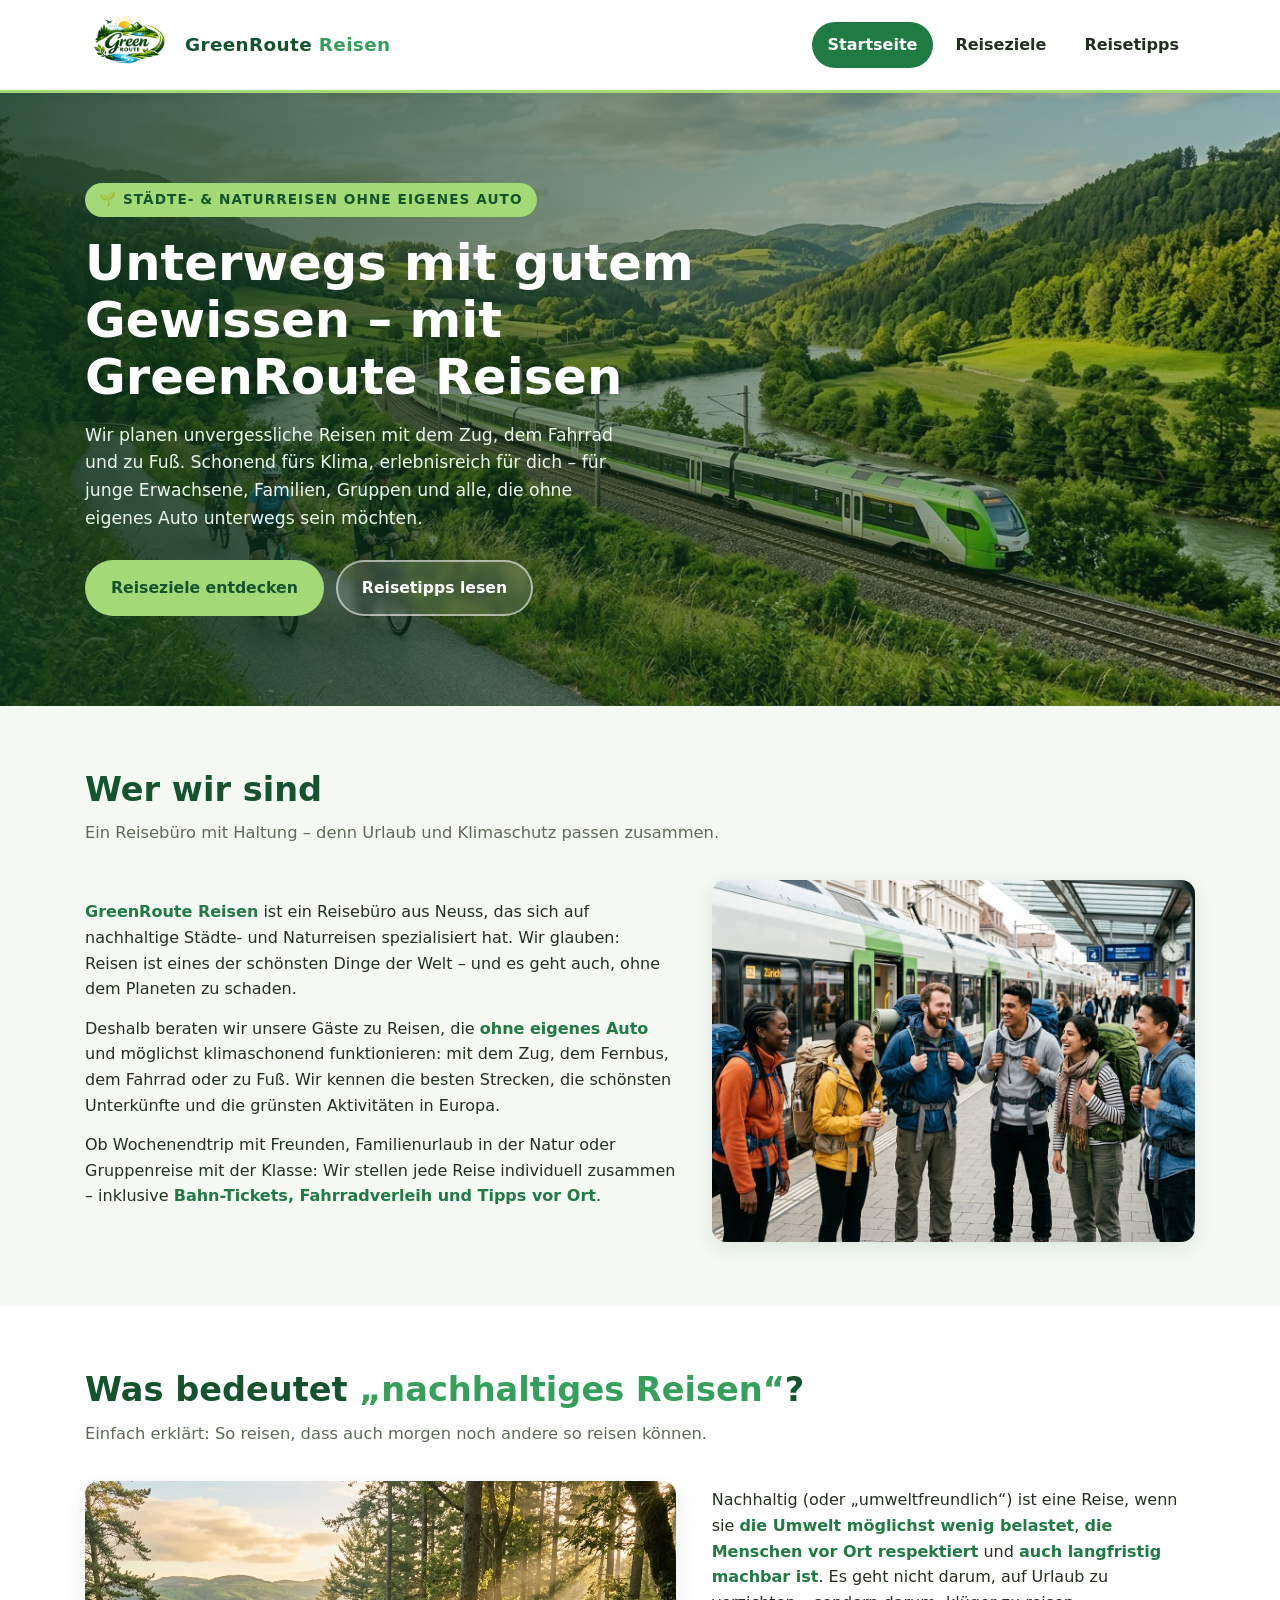
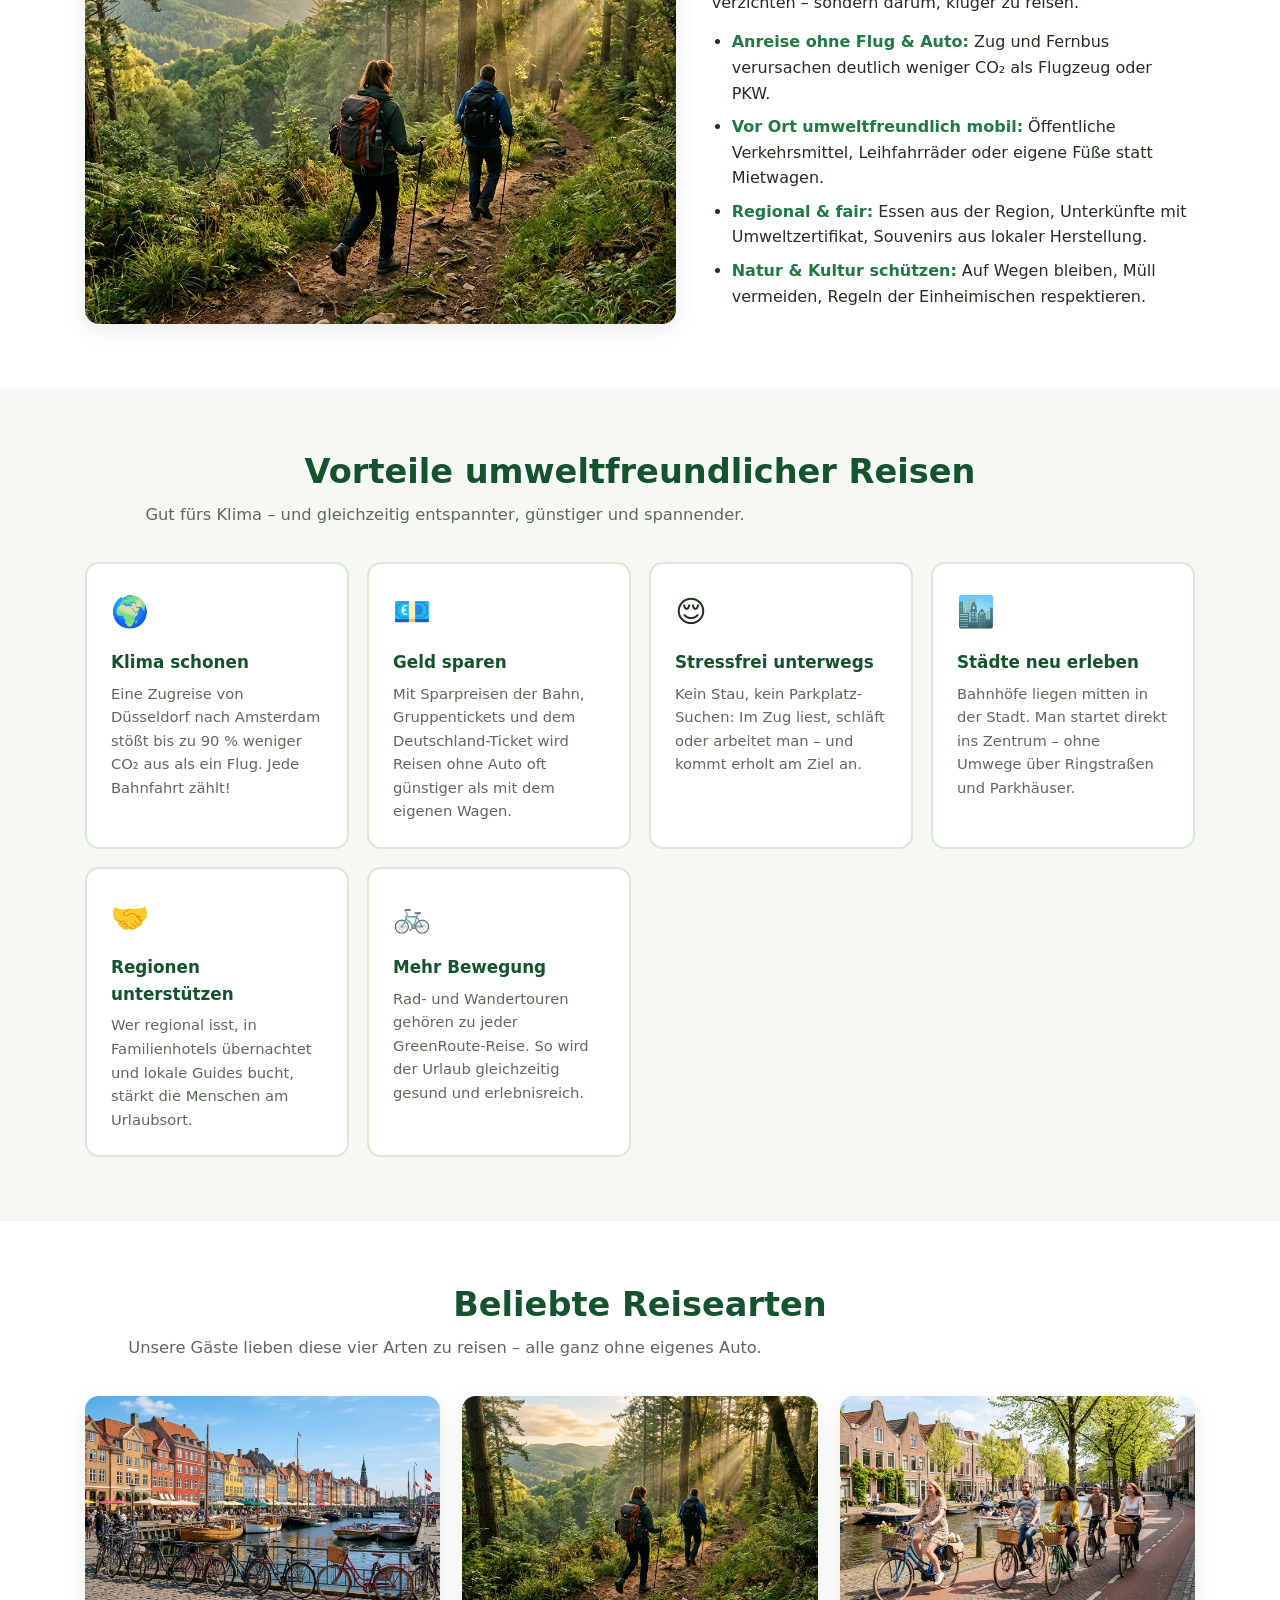
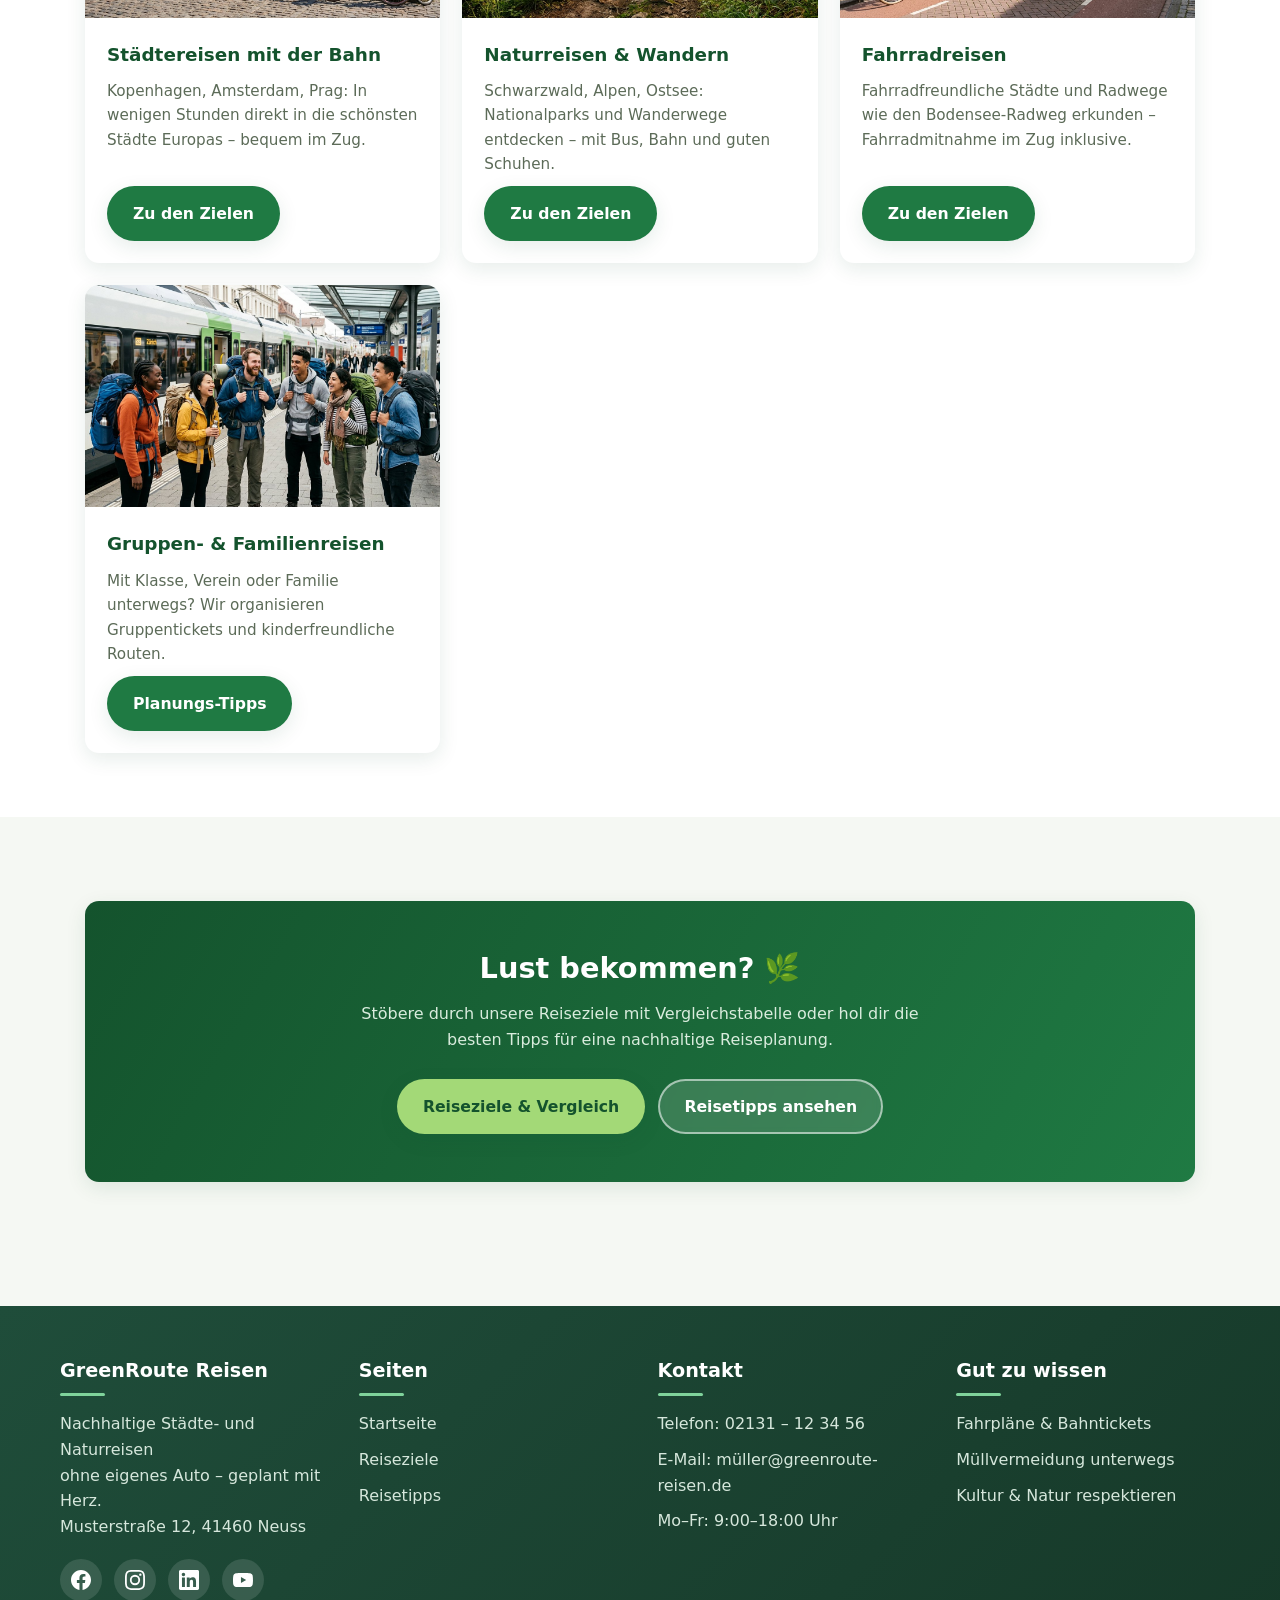
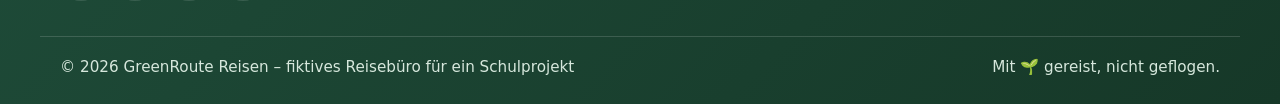
<file: index.html>
<!DOCTYPE html>
<html lang="de">
<head>
  <meta charset="UTF-8">
  <meta name="viewport" content="width=device-width, initial-scale=1.0">
  <title>GreenRoute Reisen – Nachhaltig reisen mit Bus &amp; Bahn</title>
  <meta name="description" content="GreenRoute Reisen plant nachhaltige Städte- und Naturreisen ohne eigenes Auto. Entdecke umweltfreundliche Reiseziele in Europa – mit dem Zug, dem Fahrrad und dem Herzen.">
  <link rel="stylesheet" href="css/style.css">
</head>
<body>

  <a class="skip-link" href="#inhalt">Zum Inhalt springen</a>

  
  <header class="site-header">
    <div class="nav-container">
      <a href="index.html" class="logo" aria-label="GreenRoute Reisen – Startseite">
        <img src="images/Logo.webp" 
           alt="GreenRoute Reisen Logo" 
           class="logo-img">
        <span>GreenRoute <em>Reisen</em></span>
      </a>

      <button class="nav-toggle" id="nav-toggle" aria-label="Menü öffnen" aria-expanded="false" aria-controls="main-nav">
        <svg width="30" height="30" viewBox="0 0 24 24" fill="none" stroke="#14532d" stroke-width="2.4" stroke-linecap="round" aria-hidden="true">
          <line x1="3" y1="6" x2="21" y2="6"></line>
          <line x1="3" y1="12" x2="21" y2="12"></line>
          <line x1="3" y1="18" x2="21" y2="18"></line>
        </svg>
      </button>

      <nav class="main-nav" id="main-nav" aria-label="Hauptnavigation">
        <ul>
          <li><a href="index.html" class="aktiv" aria-current="page">Startseite</a></li>
          <li><a href="reiseziele.html">Reiseziele</a></li>
          <li><a href="reisetipps.html">Reisetipps</a></li>
        </ul>
      </nav>
    </div>
  </header>

  <main id="inhalt">

  
    <section class="hero">
      <img src="images/hero.jpg" alt="Grüner Intercity-Zug fährt durch ein sonniges Flusstal, im Vordergrund ein Radweg">
      <div class="hero-inhalt">
        <span class="hero-kicker">🌱 Städte- &amp; Naturreisen ohne eigenes Auto</span>
        <h1>Unterwegs mit gutem Gewissen – mit GreenRoute Reisen</h1>
        <p>Wir planen unvergessliche Reisen mit dem Zug, dem Fahrrad und zu Fuß. Schonend fürs Klima, erlebnisreich für dich – für junge Erwachsene, Familien, Gruppen und alle, die ohne eigenes Auto unterwegs sein möchten.</p>
        <div class="hero-aktionen">
          <a href="reiseziele.html" class="btn btn-primaer">Reiseziele entdecken</a>
          <a href="reisetipps.html" class="btn btn-hell">Reisetipps lesen</a>
        </div>
      </div>
    </section>

    
    <section class="section" id="ueber-uns">
      <div class="container">
        <h2 class="section-titel">Wer wir sind</h2>
        <p class="section-untertitel">Ein Reisebüro mit Haltung – denn Urlaub und Klimaschutz passen zusammen.</p>

        <div class="erklaerung">
          <div>
            <p><strong>GreenRoute Reisen</strong> ist ein Reisebüro aus Neuss, das sich auf nachhaltige Städte- und Naturreisen spezialisiert hat. Wir glauben: Reisen ist eines der schönsten Dinge der Welt – und es geht auch, ohne dem Planeten zu schaden.</p>
            <p>Deshalb beraten wir unsere Gäste zu Reisen, die <strong>ohne eigenes Auto</strong> und möglichst klimaschonend funktionieren: mit dem Zug, dem Fernbus, dem Fahrrad oder zu Fuß. Wir kennen die besten Strecken, die schönsten Unterkünfte und die grünsten Aktivitäten in Europa.</p>
            <p>Ob Wochenendtrip mit Freunden, Familienurlaub in der Natur oder Gruppenreise mit der Klasse: Wir stellen jede Reise individuell zusammen – inklusive <strong>Bahn-Tickets, Fahrradverleih und Tipps vor Ort</strong>.</p>
          </div>
          <img src="images/gruppe.jpg" alt="Junge Reisende mit Rucksäcken stehen lachend auf einem Bahnsteig neben einem Regionalzug">
        </div>
      </div>
    </section>

  
    <section class="section section-hell" id="nachhaltigkeit">
      <div class="container">
        <h2 class="section-titel">Was bedeutet <span class="gruen">„nachhaltiges Reisen“</span>?</h2>
        <p class="section-untertitel">Einfach erklärt: So reisen, dass auch morgen noch andere so reisen können.</p>

        <div class="erklaerung">
          <img src="images/natur.jpg" alt="Wanderer mit Rucksäcken gehen durch einen sonnigen Waldweg">
          <div>
            <p>Nachhaltig (oder „umweltfreundlich“) ist eine Reise, wenn sie <strong>die Umwelt möglichst wenig belastet</strong>, <strong>die Menschen vor Ort respektiert</strong> und <strong>auch langfristig machbar ist</strong>. Es geht nicht darum, auf Urlaub zu verzichten – sondern darum, klüger zu reisen.</p>
            <ul>
              <li><strong>Anreise ohne Flug &amp; Auto:</strong> Zug und Fernbus verursachen deutlich weniger CO₂ als Flugzeug oder PKW.</li>
              <li><strong>Vor Ort umweltfreundlich mobil:</strong> Öffentliche Verkehrsmittel, Leihfahrräder oder eigene Füße statt Mietwagen.</li>
              <li><strong>Regional &amp; fair:</strong> Essen aus der Region, Unterkünfte mit Umweltzertifikat, Souvenirs aus lokaler Herstellung.</li>
              <li><strong>Natur &amp; Kultur schützen:</strong> Auf Wegen bleiben, Müll vermeiden, Regeln der Einheimischen respektieren.</li>
            </ul>
          </div>
        </div>
      </div>
    </section>

    
    <section class="section" id="vorteile">
      <div class="container">
        <h2 class="section-titel zentriert">Vorteile umweltfreundlicher Reisen</h2>
        <p class="section-untertitel zentriert">Gut fürs Klima – und gleichzeitig entspannter, günstiger und spannender.</p>

        <div class="vorteile-grid">
          <article class="vorteil">
            <span class="icon" aria-hidden="true">🌍</span>
            <h3>Klima schonen</h3>
            <p>Eine Zugreise von Düsseldorf nach Amsterdam stößt bis zu 90&nbsp;% weniger CO₂ aus als ein Flug. Jede Bahnfahrt zählt!</p>
          </article>
          <article class="vorteil">
            <span class="icon" aria-hidden="true">💶</span>
            <h3>Geld sparen</h3>
            <p>Mit Sparpreisen der Bahn, Gruppentickets und dem Deutschland-Ticket wird Reisen ohne Auto oft günstiger als mit dem eigenen Wagen.</p>
          </article>
          <article class="vorteil">
            <span class="icon" aria-hidden="true">😌</span>
            <h3>Stressfrei unterwegs</h3>
            <p>Kein Stau, kein Parkplatz-Suchen: Im Zug liest, schläft oder arbeitet man – und kommt erholt am Ziel an.</p>
          </article>
          <article class="vorteil">
            <span class="icon" aria-hidden="true">🏙️</span>
            <h3>Städte neu erleben</h3>
            <p>Bahnhöfe liegen mitten in der Stadt. Man startet direkt ins Zentrum – ohne Umwege über Ringstraßen und Parkhäuser.</p>
          </article>
          <article class="vorteil">
            <span class="icon" aria-hidden="true">🤝</span>
            <h3>Regionen unterstützen</h3>
            <p>Wer regional isst, in Familienhotels übernachtet und lokale Guides bucht, stärkt die Menschen am Urlaubsort.</p>
          </article>
          <article class="vorteil">
            <span class="icon" aria-hidden="true">🚲</span>
            <h3>Mehr Bewegung</h3>
            <p>Rad- und Wandertouren gehören zu jeder GreenRoute-Reise. So wird der Urlaub gleichzeitig gesund und erlebnisreich.</p>
          </article>
        </div>
      </div>
    </section>

    
    <section class="section section-hell" id="reisearten">
      <div class="container">
        <h2 class="section-titel zentriert">Beliebte Reisearten</h2>
        <p class="section-untertitel zentriert">Unsere Gäste lieben diese vier Arten zu reisen – alle ganz ohne eigenes Auto.</p>

        <div class="grid grid-3">
          <article class="karte">
            <img src="images/kopenhagen.jpg" alt="Bunte Häuser am Nyhavn-Kanal in Kopenhagen">
            <div class="karte-inhalt">
              <h3>Städtereisen mit der Bahn</h3>
              <p>Kopenhagen, Amsterdam, Prag: In wenigen Stunden direkt in die schönsten Städte Europas – bequem im Zug.</p>
              <a href="reiseziele.html" class="btn btn-gruen">Zu den Zielen</a>
            </div>
          </article>
          <article class="karte">
            <img src="images/natur.jpg" alt="Waldweg mit Wanderern in grüner Landschaft">
            <div class="karte-inhalt">
              <h3>Naturreisen &amp; Wandern</h3>
              <p>Schwarzwald, Alpen, Ostsee: Nationalparks und Wanderwege entdecken – mit Bus, Bahn und guten Schuhen.</p>
              <a href="reiseziele.html" class="btn btn-gruen">Zu den Zielen</a>
            </div>
          </article>
          <article class="karte">
            <img src="images/fahrrad.jpg" alt="Junge Leute radeln gemeinsam auf einem Radweg durch die Stadt">
            <div class="karte-inhalt">
              <h3>Fahrradreisen</h3>
              <p>Fahrradfreundliche Städte und Radwege wie den Bodensee-Radweg erkunden – Fahrradmitnahme im Zug inklusive.</p>
              <a href="reiseziele.html" class="btn btn-gruen">Zu den Zielen</a>
            </div>
          </article>
          <article class="karte">
            <img src="images/gruppe.jpg" alt="Reisegruppe mit Rucksäcken auf dem Bahnsteig">
            <div class="karte-inhalt">
              <h3>Gruppen- &amp; Familienreisen</h3>
              <p>Mit Klasse, Verein oder Familie unterwegs? Wir organisieren Gruppentickets und kinderfreundliche Routen.</p>
              <a href="reisetipps.html" class="btn btn-gruen">Planungs-Tipps</a>
            </div>
          </article>
        </div>
      </div>
    </section>

    
    <section class="section">
      <div class="container">
        <div class="cta-banner">
          <h2>Lust bekommen? 🌿</h2>
          <p>Stöbere durch unsere Reiseziele mit Vergleichstabelle oder hol dir die besten Tipps für eine nachhaltige Reiseplanung.</p>
          <a href="reiseziele.html" class="btn btn-primaer">Reiseziele &amp; Vergleich</a>
          <a href="reisetipps.html" class="btn btn-hell">Reisetipps ansehen</a>
        </div>
      </div>
    </section>

  </main>

  <footer class="site-footer">
  <div class="footer-inhalt">
    <div>
      <h3>GreenRoute Reisen</h3>
      <p>
        Nachhaltige Städte- und Naturreisen<br>
        ohne eigenes Auto – geplant mit Herz.<br>
        Musterstraße 12, 41460 Neuss
      </p>

      
      <div class="social-icons">
        <a href="https://facebook.com" target="_blank" rel="noopener" aria-label="Facebook">
          <svg viewBox="0 0 24 24" fill="currentColor">
            <path d="M24 12.073c0-6.627-5.373-12-12-12S0 5.446 0 12.073c0 5.99 4.388 10.954 10.125 11.854v-8.385H7.078v-3.47h3.047V9.43c0-3.007 1.792-4.669 4.533-4.669 1.312 0 2.686.235 2.686.235v2.953H15.83c-1.491 0-1.956.925-1.956 1.874v2.25h3.328l-.532 3.47h-2.796v8.385C19.612 23.027 24 18.062 24 12.073z"/>
          </svg>
        </a>

        <a href="https://instagram.com" target="_blank" rel="noopener" aria-label="Instagram">
          <svg viewBox="0 0 24 24" fill="currentColor">
            <path d="M12 2.163c3.204 0 3.584.012 4.85.07 3.252.148 4.771 1.691 4.919 4.919.058 1.265.069 1.645.069 4.849 0 3.205-.012 3.584-.069 4.849-.149 3.225-1.664 4.771-4.919 4.919-1.266.058-1.644.07-4.85.07-3.204 0-3.584-.012-4.849-.07-3.26-.149-4.771-1.699-4.919-4.92-.058-1.265-.07-1.644-.07-4.849 0-3.204.013-3.583.07-4.849.149-3.227 1.664-4.771 4.919-4.919 1.266-.057 1.645-.069 4.849-.069zM12 0C8.741 0 8.333.014 7.053.072 2.695.272.273 2.69.073 7.052.014 8.333 0 8.741 0 12c0 3.259.014 3.668.072 4.948.2 4.358 2.618 6.78 6.98 6.98C8.333 23.986 8.741 24 12 24c3.259 0 3.668-.014 4.948-.072 4.354-.2 6.782-2.618 6.979-6.98.059-1.28.073-1.689.073-4.948 0-3.259-.014-3.667-.072-4.947-.196-4.354-2.617-6.78-6.979-6.98C15.668.014 15.259 0 12 0zm0 5.838a6.162 6.162 0 100 12.324 6.162 6.162 0 000-12.324zM12 16a4 4 0 110-8 4 4 0 010 8zm6.406-11.845a1.44 1.44 0 100 2.881 1.44 1.44 0 000-2.881z"/>
          </svg>
        </a>

        <a href="https://linkedin.com" target="_blank" rel="noopener" aria-label="LinkedIn">
          <svg viewBox="0 0 24 24" fill="currentColor">
            <path d="M20.447 20.452h-3.554v-5.569c0-1.328-.027-3.037-1.852-3.037-1.853 0-2.136 1.445-2.136 2.939v5.667H9.351V9h3.414v1.561h.046c.477-.9 1.637-1.85 3.37-1.85 3.601 0 4.267 2.37 4.267 5.455v6.286zM5.337 7.433c-1.144 0-2.063-.926-2.063-2.065 0-1.138.92-2.063 2.063-2.063 1.14 0 2.064.925 2.064 2.063 0 1.139-.925 2.065-2.064 2.065zm1.782 13.019H3.555V9h3.564v11.452zM22.225 0H1.771C.792 0 0 .774 0 1.729v20.542C0 23.227.792 24 1.771 24h20.451C23.2 24 24 23.227 24 22.271V1.729C24 .774 23.2 0 22.222 0h.003z"/>
          </svg>
        </a>

        <a href="https://youtube.com" target="_blank" rel="noopener" aria-label="YouTube">
          <svg viewBox="0 0 24 24" fill="currentColor">
            <path d="M23.498 6.186a3.016 3.016 0 0 0-2.122-2.136C19.505 3.545 12 3.545 12 3.545s-7.505 0-9.377.505A3.017 3.017 0 0 0 .502 6.186C0 8.07 0 12 0 12s0 3.93.502 5.814a3.016 3.016 0 0 0 2.122 2.136c1.871.505 9.376.505 9.376.505s7.505 0 9.377-.505a3.015 3.015 0 0 0 2.122-2.136C24 15.93 24 12 24 12s0-3.93-.502-5.814zM9.545 15.568V8.432L15.818 12l-6.273 3.568z"/>
          </svg>
        </a>
      </div>
    </div>

    <div>
      <h3>Seiten</h3>
      <ul>
        <li><a href="index.html">Startseite</a></li>
        <li><a href="reiseziele.html">Reiseziele</a></li>
        <li><a href="reisetipps.html">Reisetipps</a></li>
      </ul>
    </div>

    <div>
      <h3>Kontakt</h3>
      <ul>
        <li>Telefon: 02131 – 12 34 56</li>
        <li>E-Mail: müller@greenroute-reisen.de</li>
        <li>Mo–Fr: 9:00–18:00 Uhr</li>
      </ul>
    </div>

    <div>
      <h3>Gut zu wissen</h3>
      <ul>
        <li><a href="reisetipps.html#oeffentliche-verkehrsmittel">Fahrpläne &amp; Bahntickets</a></li>
        <li><a href="reisetipps.html#muellvermeidung">Müllvermeidung unterwegs</a></li>
        <li><a href="reisetipps.html#kultur-natur">Kultur &amp; Natur respektieren</a></li>
      </ul>
    </div>
  </div>

  <div>
  

  <div class="footer-bottom">
    <span>© <span id="jahr">2026</span> GreenRoute Reisen – fiktives Reisebüro für ein Schulprojekt</span>
    <span>Mit 🌱 gereist, nicht geflogen.</span>
  </div>
</footer>

  <script src="js/main.js"></script>
</body>
</html>
</file>
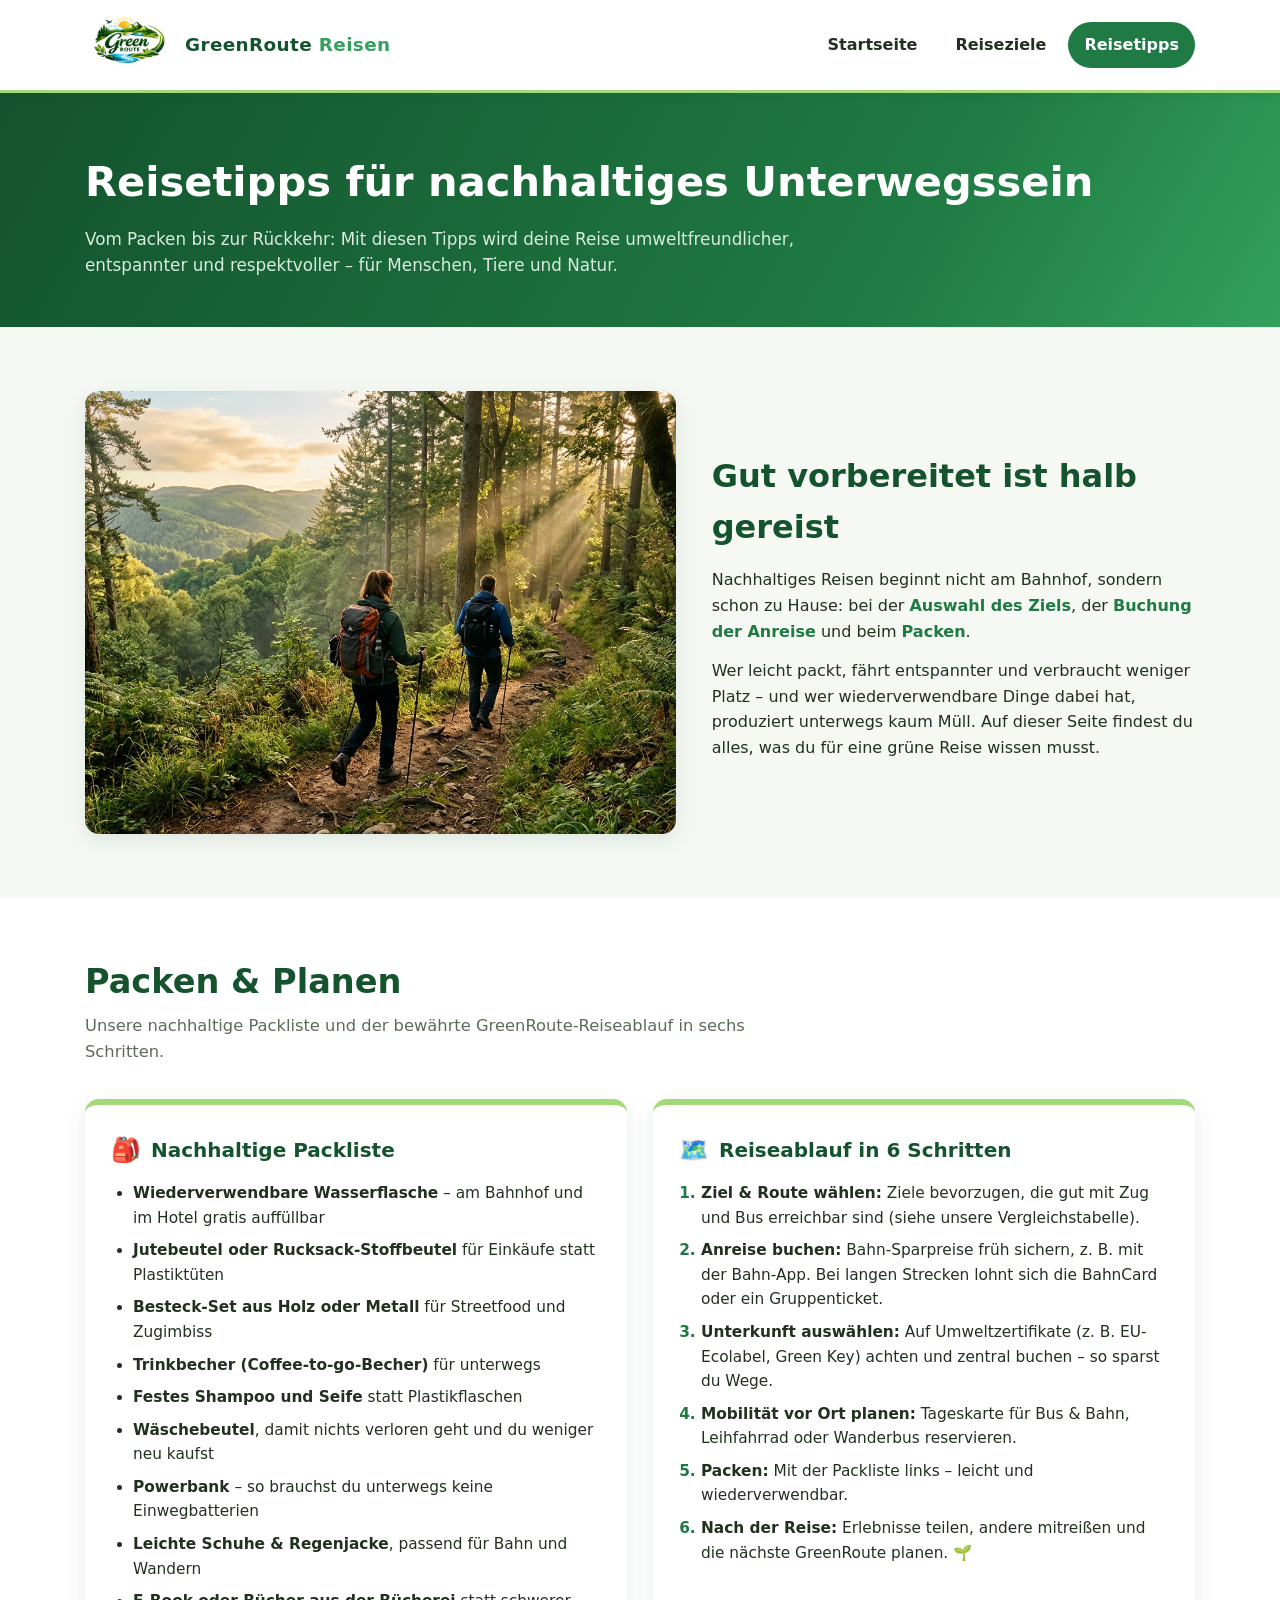
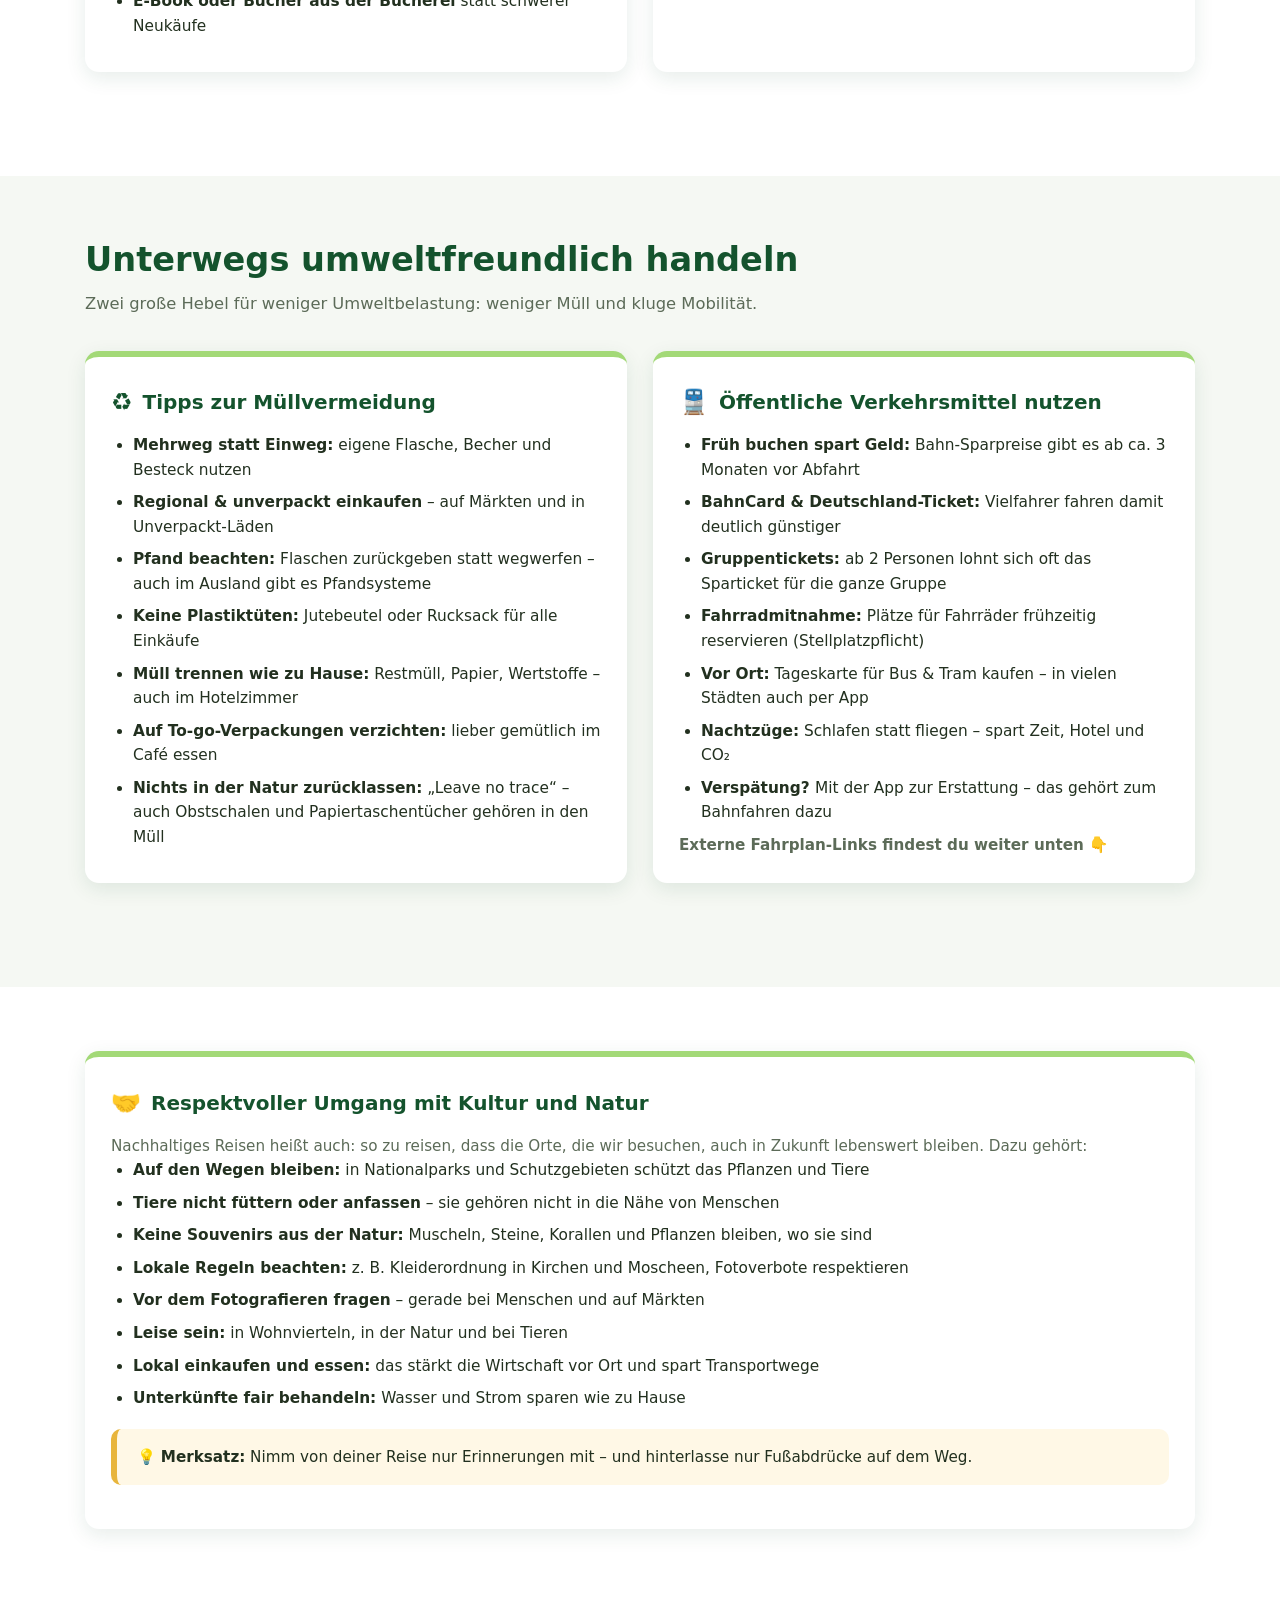
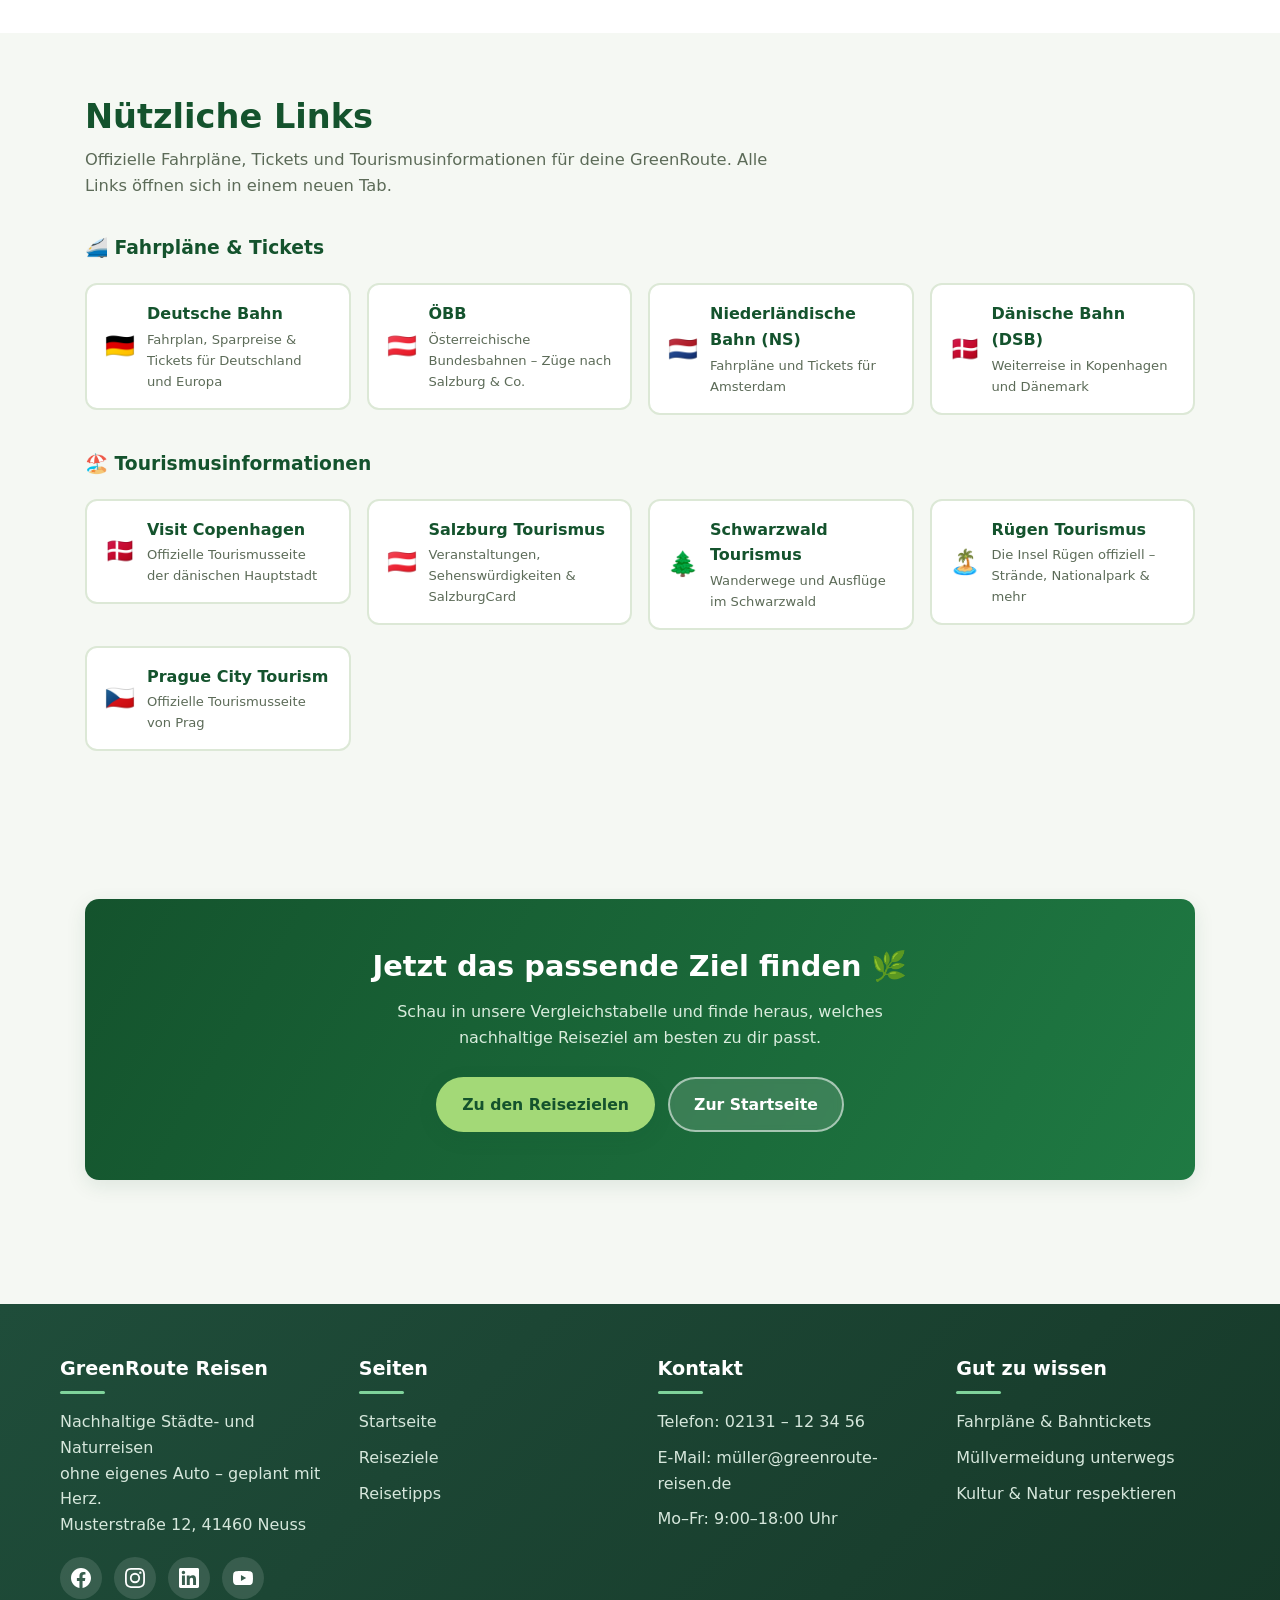
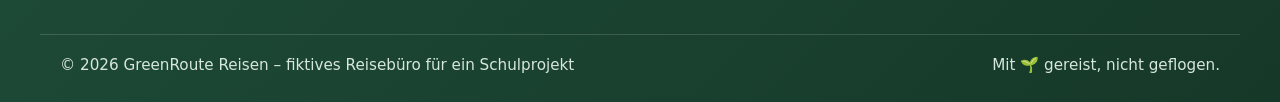
<file: reisetipps.html>
<!DOCTYPE html>
<html lang="de">
<head>
  <meta charset="UTF-8">
  <meta name="viewport" content="width=device-width, initial-scale=1.0">
  <title>Reisetipps – GreenRoute Reisen</title>
  <meta name="description" content="So klappt die nachhaltige Reise: Packliste, Reiseablauf in 6 Schritten, Tipps zur Müllvermeidung, zu öffentlichen Verkehrsmitteln und zum respektvollen Reisen.">
  <link rel="stylesheet" href="css/style.css">
</head>
<body>

  <a class="skip-link" href="#inhalt">Zum Inhalt springen</a>

  
  <header class="site-header">
    <div class="nav-container">
      <a href="index.html" class="logo" aria-label="GreenRoute Reisen – Startseite">
         <img src="images/Logo.webp" 
           alt="GreenRoute Reisen Logo" 
           class="logo-img">
        <span>GreenRoute <em>Reisen</em></span>
      </a>

      <button class="nav-toggle" id="nav-toggle" aria-label="Menü öffnen" aria-expanded="false" aria-controls="main-nav">
        <svg width="30" height="30" viewBox="0 0 24 24" fill="none" stroke="#14532d" stroke-width="2.4" stroke-linecap="round" aria-hidden="true">
          <line x1="3" y1="6" x2="21" y2="6"></line>
          <line x1="3" y1="12" x2="21" y2="12"></line>
          <line x1="3" y1="18" x2="21" y2="18"></line>
        </svg>
      </button>

      <nav class="main-nav" id="main-nav" aria-label="Hauptnavigation">
        <ul>
          <li><a href="index.html">Startseite</a></li>
          <li><a href="reiseziele.html">Reiseziele</a></li>
          <li><a href="reisetipps.html" class="aktiv" aria-current="page">Reisetipps</a></li>
        </ul>
      </nav>
    </div>
  </header>

  <main id="inhalt">

    <section class="seitenkopf">
      <div class="container">
        <h1>Reisetipps für nachhaltiges Unterwegssein</h1>
        <p>Vom Packen bis zur Rückkehr: Mit diesen Tipps wird deine Reise umweltfreundlicher, entspannter und respektvoller – für Menschen, Tiere und Natur.</p>
      </div>
    </section>

   
    <section class="section">
      <div class="container">
        <div class="erklaerung">
          <img src="images/natur.jpg" alt="Wanderer auf einem Waldweg im Sonnenlicht">
          <div>
            <h2>Gut vorbereitet ist halb gereist</h2>
            <p>Nachhaltiges Reisen beginnt nicht am Bahnhof, sondern schon zu Hause: bei der <strong>Auswahl des Ziels</strong>, der <strong>Buchung der Anreise</strong> und beim <strong>Packen</strong>.</p>
            <p>Wer leicht packt, fährt entspannter und verbraucht weniger Platz – und wer wiederverwendbare Dinge dabei hat, produziert unterwegs kaum Müll. Auf dieser Seite findest du alles, was du für eine grüne Reise wissen musst.</p>
          </div>
        </div>
      </div>
    </section>

   
    <section class="section section-hell" id="packen-planen">
      <div class="container">
        <h2 class="section-titel">Packen &amp; Planen</h2>
        <p class="section-untertitel">Unsere nachhaltige Packliste und der bewährte GreenRoute-Reiseablauf in sechs Schritten.</p>

        <div class="tipp-block">
          <div class="tipp-box">
            <h2><span class="icon" aria-hidden="true">🎒</span> Nachhaltige Packliste</h2>
            <ul>
              <li><strong>Wiederverwendbare Wasserflasche</strong> – am Bahnhof und im Hotel gratis auffüllbar</li>
              <li><strong>Jutebeutel oder Rucksack-Stoffbeutel</strong> für Einkäufe statt Plastiktüten</li>
              <li><strong>Besteck-Set aus Holz oder Metall</strong> für Streetfood und Zugimbiss</li>
              <li><strong>Trinkbecher (Coffee-to-go-Becher)</strong> für unterwegs</li>
              <li><strong>Festes Shampoo und Seife</strong> statt Plastikflaschen</li>
              <li><strong>Wäschebeutel</strong>, damit nichts verloren geht und du weniger neu kaufst</li>
              <li><strong>Powerbank</strong> – so brauchst du unterwegs keine Einwegbatterien</li>
              <li><strong>Leichte Schuhe &amp; Regenjacke</strong>, passend für Bahn und Wandern</li>
              <li><strong>E-Book oder Bücher aus der Bücherei</strong> statt schwerer Neukäufe</li>
            </ul>
          </div>

          <div class="tipp-box">
            <h2><span class="icon" aria-hidden="true">🗺️</span> Reiseablauf in 6 Schritten</h2>
            <ol>
              <li><strong>Ziel &amp; Route wählen:</strong> Ziele bevorzugen, die gut mit Zug und Bus erreichbar sind (siehe unsere Vergleichstabelle).</li>
              <li><strong>Anreise buchen:</strong> Bahn-Sparpreise früh sichern, z. B. mit der Bahn-App. Bei langen Strecken lohnt sich die BahnCard oder ein Gruppenticket.</li>
              <li><strong>Unterkunft auswählen:</strong> Auf Umweltzertifikate (z. B. EU-Ecolabel, Green Key) achten und zentral buchen – so sparst du Wege.</li>
              <li><strong>Mobilität vor Ort planen:</strong> Tageskarte für Bus &amp; Bahn, Leihfahrrad oder Wanderbus reservieren.</li>
              <li><strong>Packen:</strong> Mit der Packliste links – leicht und wiederverwendbar.</li>
              <li><strong>Nach der Reise:</strong> Erlebnisse teilen, andere mitreißen und die nächste GreenRoute planen. 🌱</li>
            </ol>
          </div>
        </div>
      </div>
    </section>

    <section class="section" id="muellvermeidung">
      <div class="container">
        <h2 class="section-titel">Unterwegs umweltfreundlich handeln</h2>
        <p class="section-untertitel">Zwei große Hebel für weniger Umweltbelastung: weniger Müll und kluge Mobilität.</p>

        <div class="tipp-block">
          <div class="tipp-box">
            <h2><span class="icon" aria-hidden="true">♻️</span> Tipps zur Müllvermeidung</h2>
            <ul>
              <li><strong>Mehrweg statt Einweg:</strong> eigene Flasche, Becher und Besteck nutzen</li>
              <li><strong>Regional &amp; unverpackt einkaufen</strong> – auf Märkten und in Unverpackt-Läden</li>
              <li><strong>Pfand beachten:</strong> Flaschen zurückgeben statt wegwerfen – auch im Ausland gibt es Pfandsysteme</li>
              <li><strong>Keine Plastiktüten:</strong> Jutebeutel oder Rucksack für alle Einkäufe</li>
              <li><strong>Müll trennen wie zu Hause:</strong> Restmüll, Papier, Wertstoffe – auch im Hotelzimmer</li>
              <li><strong>Auf To-go-Verpackungen verzichten:</strong> lieber gemütlich im Café essen</li>
              <li><strong>Nichts in der Natur zurücklassen:</strong> „Leave no trace“ – auch Obstschalen und Papiertaschentücher gehören in den Müll</li>
            </ul>
          </div>

          <div class="tipp-box" id="oeffentliche-verkehrsmittel">
            <h2><span class="icon" aria-hidden="true">🚆</span> Öffentliche Verkehrsmittel nutzen</h2>
            <ul>
              <li><strong>Früh buchen spart Geld:</strong> Bahn-Sparpreise gibt es ab ca. 3 Monaten vor Abfahrt</li>
              <li><strong>BahnCard &amp; Deutschland-Ticket:</strong> Vielfahrer fahren damit deutlich günstiger</li>
              <li><strong>Gruppentickets:</strong> ab 2 Personen lohnt sich oft das Sparticket für die ganze Gruppe</li>
              <li><strong>Fahrradmitnahme:</strong> Plätze für Fahrräder frühzeitig reservieren (Stellplatzpflicht)</li>
              <li><strong>Vor Ort:</strong> Tageskarte für Bus &amp; Tram kaufen – in vielen Städten auch per App</li>
              <li><strong>Nachtzüge:</strong> Schlafen statt fliegen – spart Zeit, Hotel und CO₂</li>
              <li><strong>Verspätung? </strong>Mit der App zur Erstattung – das gehört zum Bahnfahren dazu</li>
            </ul>
            <p><strong>Externe Fahrplan-Links findest du weiter unten 👇</strong></p>
          </div>
        </div>
      </div>
    </section>

   
    <section class="section section-hell" id="kultur-natur">
      <div class="container">
        <div class="tipp-block ganz">
          <div class="tipp-box">
            <h2><span class="icon" aria-hidden="true">🤝</span> Respektvoller Umgang mit Kultur und Natur</h2>
            <p>Nachhaltiges Reisen heißt auch: so zu reisen, dass die Orte, die wir besuchen, auch in Zukunft lebenswert bleiben. Dazu gehört:</p>
            <ul>
              <li><strong>Auf den Wegen bleiben:</strong> in Nationalparks und Schutzgebieten schützt das Pflanzen und Tiere</li>
              <li><strong>Tiere nicht füttern oder anfassen</strong> – sie gehören nicht in die Nähe von Menschen</li>
              <li><strong>Keine Souvenirs aus der Natur:</strong> Muscheln, Steine, Korallen und Pflanzen bleiben, wo sie sind</li>
              <li><strong>Lokale Regeln beachten:</strong> z. B. Kleiderordnung in Kirchen und Moscheen, Fotoverbote respektieren</li>
              <li><strong>Vor dem Fotografieren fragen</strong> – gerade bei Menschen und auf Märkten</li>
              <li><strong>Leise sein:</strong> in Wohnvierteln, in der Natur und bei Tieren</li>
              <li><strong>Lokal einkaufen und essen:</strong> das stärkt die Wirtschaft vor Ort und spart Transportwege</li>
              <li><strong>Unterkünfte fair behandeln:</strong> Wasser und Strom sparen wie zu Hause</li>
            </ul>
            <div class="hinweis">
              💡 <strong>Merksatz:</strong> Nimm von deiner Reise nur Erinnerungen mit – und hinterlasse nur Fußabdrücke auf dem Weg.
            </div>
          </div>
        </div>
      </div>
    </section>

    
    <section class="section" id="links">
      <div class="container">
        <h2 class="section-titel">Nützliche Links</h2>
        <p class="section-untertitel">Offizielle Fahrpläne, Tickets und Tourismusinformationen für deine GreenRoute. Alle Links öffnen sich in einem neuen Tab.</p>

        <h3 style="color: var(--gruen-dunkel); margin-top: 10px;">🚄 Fahrpläne &amp; Tickets</h3>
        <ul class="link-liste">
          <li>
            <a href="https://www.bahn.de" target="_blank" rel="noopener noreferrer">
              <span class="icon" aria-hidden="true">🇩🇪</span>
              <span>Deutsche Bahn<small>Fahrplan, Sparpreise &amp; Tickets für Deutschland und Europa</small></span>
            </a>
          </li>
          <li>
            <a href="https://www.oebb.at" target="_blank" rel="noopener noreferrer">
              <span class="icon" aria-hidden="true">🇦🇹</span>
              <span>ÖBB<small>Österreichische Bundesbahnen – Züge nach Salzburg &amp; Co.</small></span>
            </a>
          </li>
          <li>
            <a href="https://www.ns.nl" target="_blank" rel="noopener noreferrer">
              <span class="icon" aria-hidden="true">🇳🇱</span>
              <span>Niederländische Bahn (NS)<small>Fahrpläne und Tickets für Amsterdam</small></span>
            </a>
          </li>
          <li>
            <a href="https://www.dsb.dk" target="_blank" rel="noopener noreferrer">
              <span class="icon" aria-hidden="true">🇩🇰</span>
              <span>Dänische Bahn (DSB)<small>Weiterreise in Kopenhagen und Dänemark</small></span>
            </a>
          </li>
        </ul>

        <h3 style="color: var(--gruen-dunkel); margin-top: 34px;">🏖️ Tourismusinformationen</h3>
        <ul class="link-liste">
          <li>
            <a href="https://www.visitcopenhagen.com" target="_blank" rel="noopener noreferrer">
              <span class="icon" aria-hidden="true">🇩🇰</span>
              <span>Visit Copenhagen<small>Offizielle Tourismusseite der dänischen Hauptstadt</small></span>
            </a>
          </li>
          <li>
            <a href="https://www.salzburg.info" target="_blank" rel="noopener noreferrer">
              <span class="icon" aria-hidden="true">🇦🇹</span>
              <span>Salzburg Tourismus<small>Veranstaltungen, Sehenswürdigkeiten &amp; SalzburgCard</small></span>
            </a>
          </li>
          <li>
            <a href="https://www.schwarzwald-tourismus.info" target="_blank" rel="noopener noreferrer">
              <span class="icon" aria-hidden="true">🌲</span>
              <span>Schwarzwald Tourismus<small>Wanderwege und Ausflüge im Schwarzwald</small></span>
            </a>
          </li>
          <li>
            <a href="https://www.ruegen.de" target="_blank" rel="noopener noreferrer">
              <span class="icon" aria-hidden="true">🏝️</span>
              <span>Rügen Tourismus<small>Die Insel Rügen offiziell – Strände, Nationalpark &amp; mehr</small></span>
            </a>
          </li>
          <li>
            <a href="https://www.prague.eu" target="_blank" rel="noopener noreferrer">
              <span class="icon" aria-hidden="true">🇨🇿</span>
              <span>Prague City Tourism<small>Offizielle Tourismusseite von Prag</small></span>
            </a>
          </li>
        </ul>
      </div>
    </section>

    
    <section class="section">
      <div class="container">
        <div class="cta-banner">
          <h2>Jetzt das passende Ziel finden 🌿</h2>
          <p>Schau in unsere Vergleichstabelle und finde heraus, welches nachhaltige Reiseziel am besten zu dir passt.</p>
          <a href="reiseziele.html" class="btn btn-primaer">Zu den Reisezielen</a>
          <a href="index.html" class="btn btn-hell">Zur Startseite</a>
        </div>
      </div>
    </section>

  </main>

   <footer class="site-footer">
  <div class="footer-inhalt">
    <div>
      <h3>GreenRoute Reisen</h3>
      <p>
        Nachhaltige Städte- und Naturreisen<br>
        ohne eigenes Auto – geplant mit Herz.<br>
        Musterstraße 12, 41460 Neuss
      </p>

      
      <div class="social-icons">
        <a href="https://facebook.com" target="_blank" rel="noopener" aria-label="Facebook">
          <svg viewBox="0 0 24 24" fill="currentColor">
            <path d="M24 12.073c0-6.627-5.373-12-12-12S0 5.446 0 12.073c0 5.99 4.388 10.954 10.125 11.854v-8.385H7.078v-3.47h3.047V9.43c0-3.007 1.792-4.669 4.533-4.669 1.312 0 2.686.235 2.686.235v2.953H15.83c-1.491 0-1.956.925-1.956 1.874v2.25h3.328l-.532 3.47h-2.796v8.385C19.612 23.027 24 18.062 24 12.073z"/>
          </svg>
        </a>

        <a href="https://instagram.com" target="_blank" rel="noopener" aria-label="Instagram">
          <svg viewBox="0 0 24 24" fill="currentColor">
            <path d="M12 2.163c3.204 0 3.584.012 4.85.07 3.252.148 4.771 1.691 4.919 4.919.058 1.265.069 1.645.069 4.849 0 3.205-.012 3.584-.069 4.849-.149 3.225-1.664 4.771-4.919 4.919-1.266.058-1.644.07-4.85.07-3.204 0-3.584-.012-4.849-.07-3.26-.149-4.771-1.699-4.919-4.92-.058-1.265-.07-1.644-.07-4.849 0-3.204.013-3.583.07-4.849.149-3.227 1.664-4.771 4.919-4.919 1.266-.057 1.645-.069 4.849-.069zM12 0C8.741 0 8.333.014 7.053.072 2.695.272.273 2.69.073 7.052.014 8.333 0 8.741 0 12c0 3.259.014 3.668.072 4.948.2 4.358 2.618 6.78 6.98 6.98C8.333 23.986 8.741 24 12 24c3.259 0 3.668-.014 4.948-.072 4.354-.2 6.782-2.618 6.979-6.98.059-1.28.073-1.689.073-4.948 0-3.259-.014-3.667-.072-4.947-.196-4.354-2.617-6.78-6.979-6.98C15.668.014 15.259 0 12 0zm0 5.838a6.162 6.162 0 100 12.324 6.162 6.162 0 000-12.324zM12 16a4 4 0 110-8 4 4 0 010 8zm6.406-11.845a1.44 1.44 0 100 2.881 1.44 1.44 0 000-2.881z"/>
          </svg>
        </a>

        <a href="https://linkedin.com" target="_blank" rel="noopener" aria-label="LinkedIn">
          <svg viewBox="0 0 24 24" fill="currentColor">
            <path d="M20.447 20.452h-3.554v-5.569c0-1.328-.027-3.037-1.852-3.037-1.853 0-2.136 1.445-2.136 2.939v5.667H9.351V9h3.414v1.561h.046c.477-.9 1.637-1.85 3.37-1.85 3.601 0 4.267 2.37 4.267 5.455v6.286zM5.337 7.433c-1.144 0-2.063-.926-2.063-2.065 0-1.138.92-2.063 2.063-2.063 1.14 0 2.064.925 2.064 2.063 0 1.139-.925 2.065-2.064 2.065zm1.782 13.019H3.555V9h3.564v11.452zM22.225 0H1.771C.792 0 0 .774 0 1.729v20.542C0 23.227.792 24 1.771 24h20.451C23.2 24 24 23.227 24 22.271V1.729C24 .774 23.2 0 22.222 0h.003z"/>
          </svg>
        </a>

        <a href="https://youtube.com" target="_blank" rel="noopener" aria-label="YouTube">
          <svg viewBox="0 0 24 24" fill="currentColor">
            <path d="M23.498 6.186a3.016 3.016 0 0 0-2.122-2.136C19.505 3.545 12 3.545 12 3.545s-7.505 0-9.377.505A3.017 3.017 0 0 0 .502 6.186C0 8.07 0 12 0 12s0 3.93.502 5.814a3.016 3.016 0 0 0 2.122 2.136c1.871.505 9.376.505 9.376.505s7.505 0 9.377-.505a3.015 3.015 0 0 0 2.122-2.136C24 15.93 24 12 24 12s0-3.93-.502-5.814zM9.545 15.568V8.432L15.818 12l-6.273 3.568z"/>
          </svg>
        </a>
      </div>
    </div>

    <div>
      <h3>Seiten</h3>
      <ul>
        <li><a href="index.html">Startseite</a></li>
        <li><a href="reiseziele.html">Reiseziele</a></li>
        <li><a href="reisetipps.html">Reisetipps</a></li>
      </ul>
    </div>

    <div>
      <h3>Kontakt</h3>
      <ul>
        <li>Telefon: 02131 – 12 34 56</li>
        <li>E-Mail: müller@greenroute-reisen.de</li>
        <li>Mo–Fr: 9:00–18:00 Uhr</li>
      </ul>
    </div>

    <div>
      <h3>Gut zu wissen</h3>
      <ul>
        <li><a href="reisetipps.html#oeffentliche-verkehrsmittel">Fahrpläne &amp; Bahntickets</a></li>
        <li><a href="reisetipps.html#muellvermeidung">Müllvermeidung unterwegs</a></li>
        <li><a href="reisetipps.html#kultur-natur">Kultur &amp; Natur respektieren</a></li>
      </ul>
    </div>
  </div>

  <div class="footer-bottom">
    <span>© <span id="jahr">2026</span> GreenRoute Reisen – fiktives Reisebüro für ein Schulprojekt</span>
    <span>Mit 🌱 gereist, nicht geflogen.</span>
  </div>
</footer>

  <script src="js/main.js"></script>
</body>
</html>
</file>
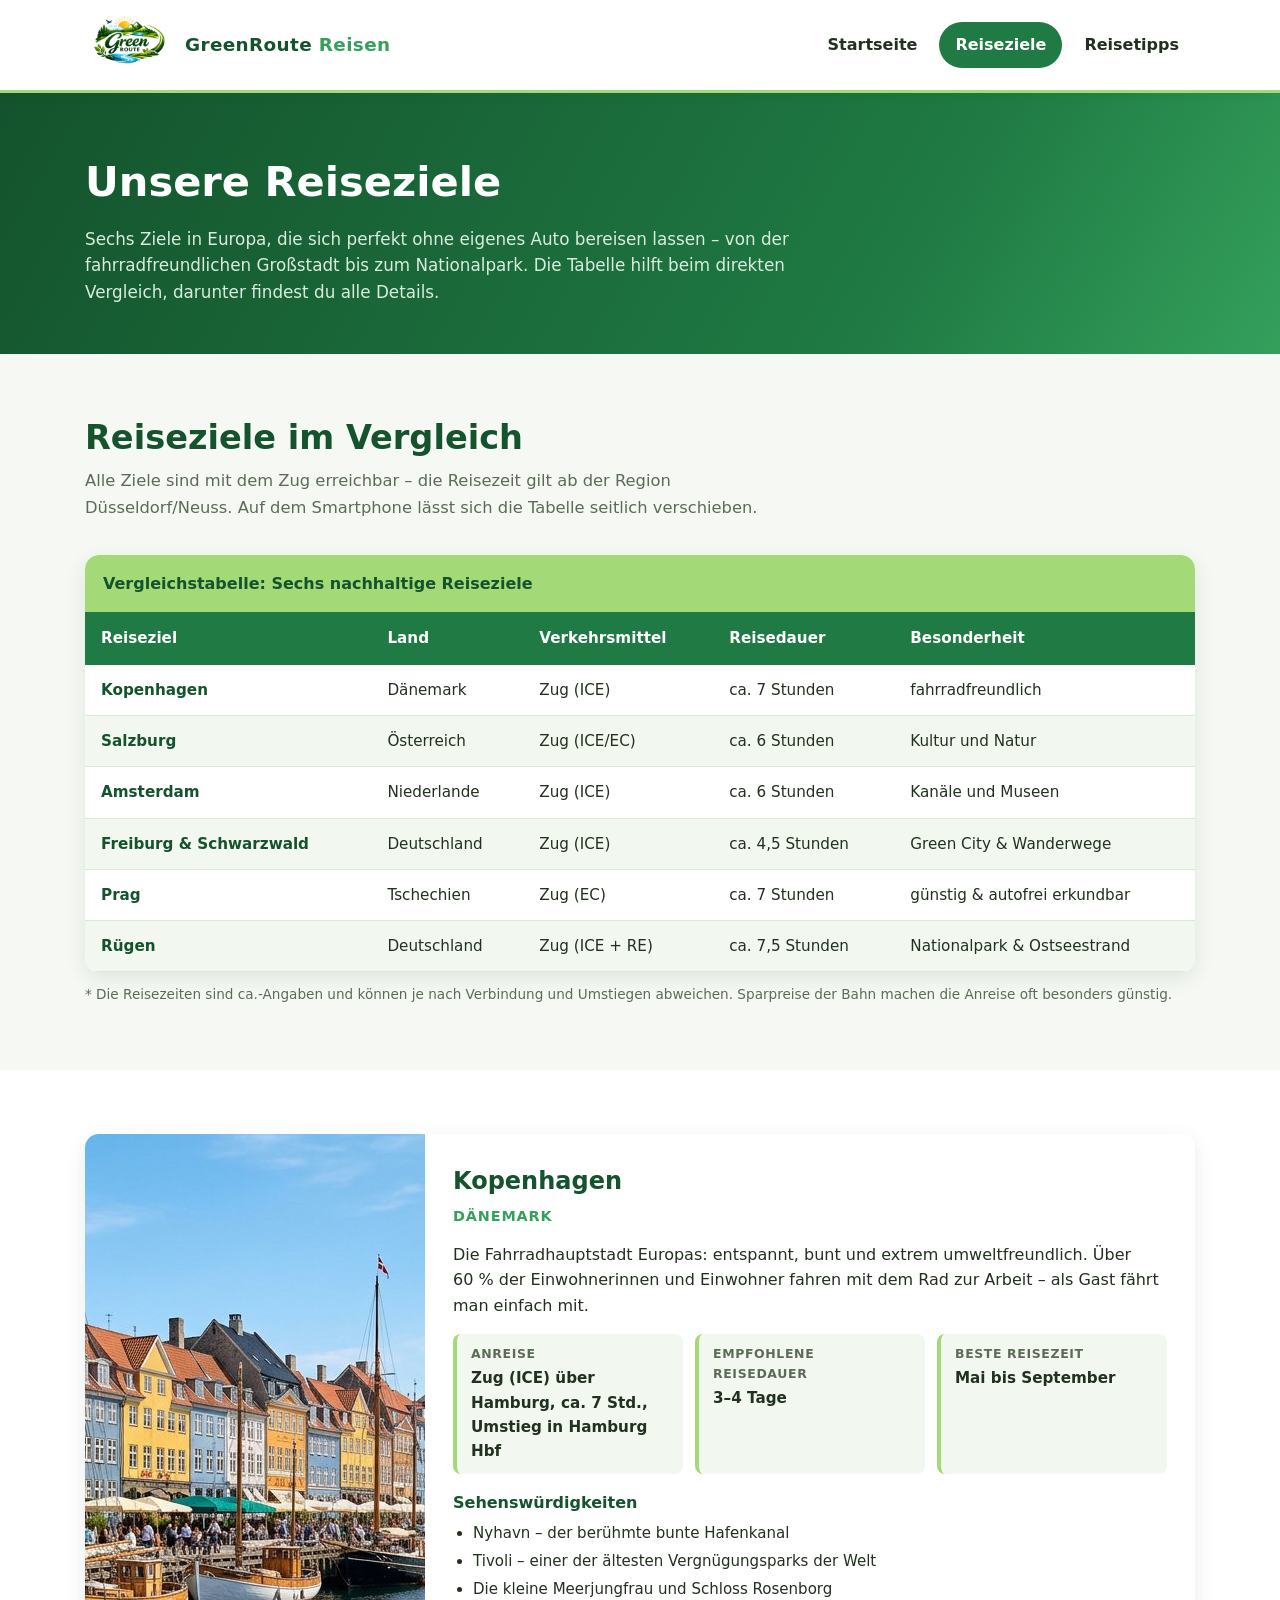
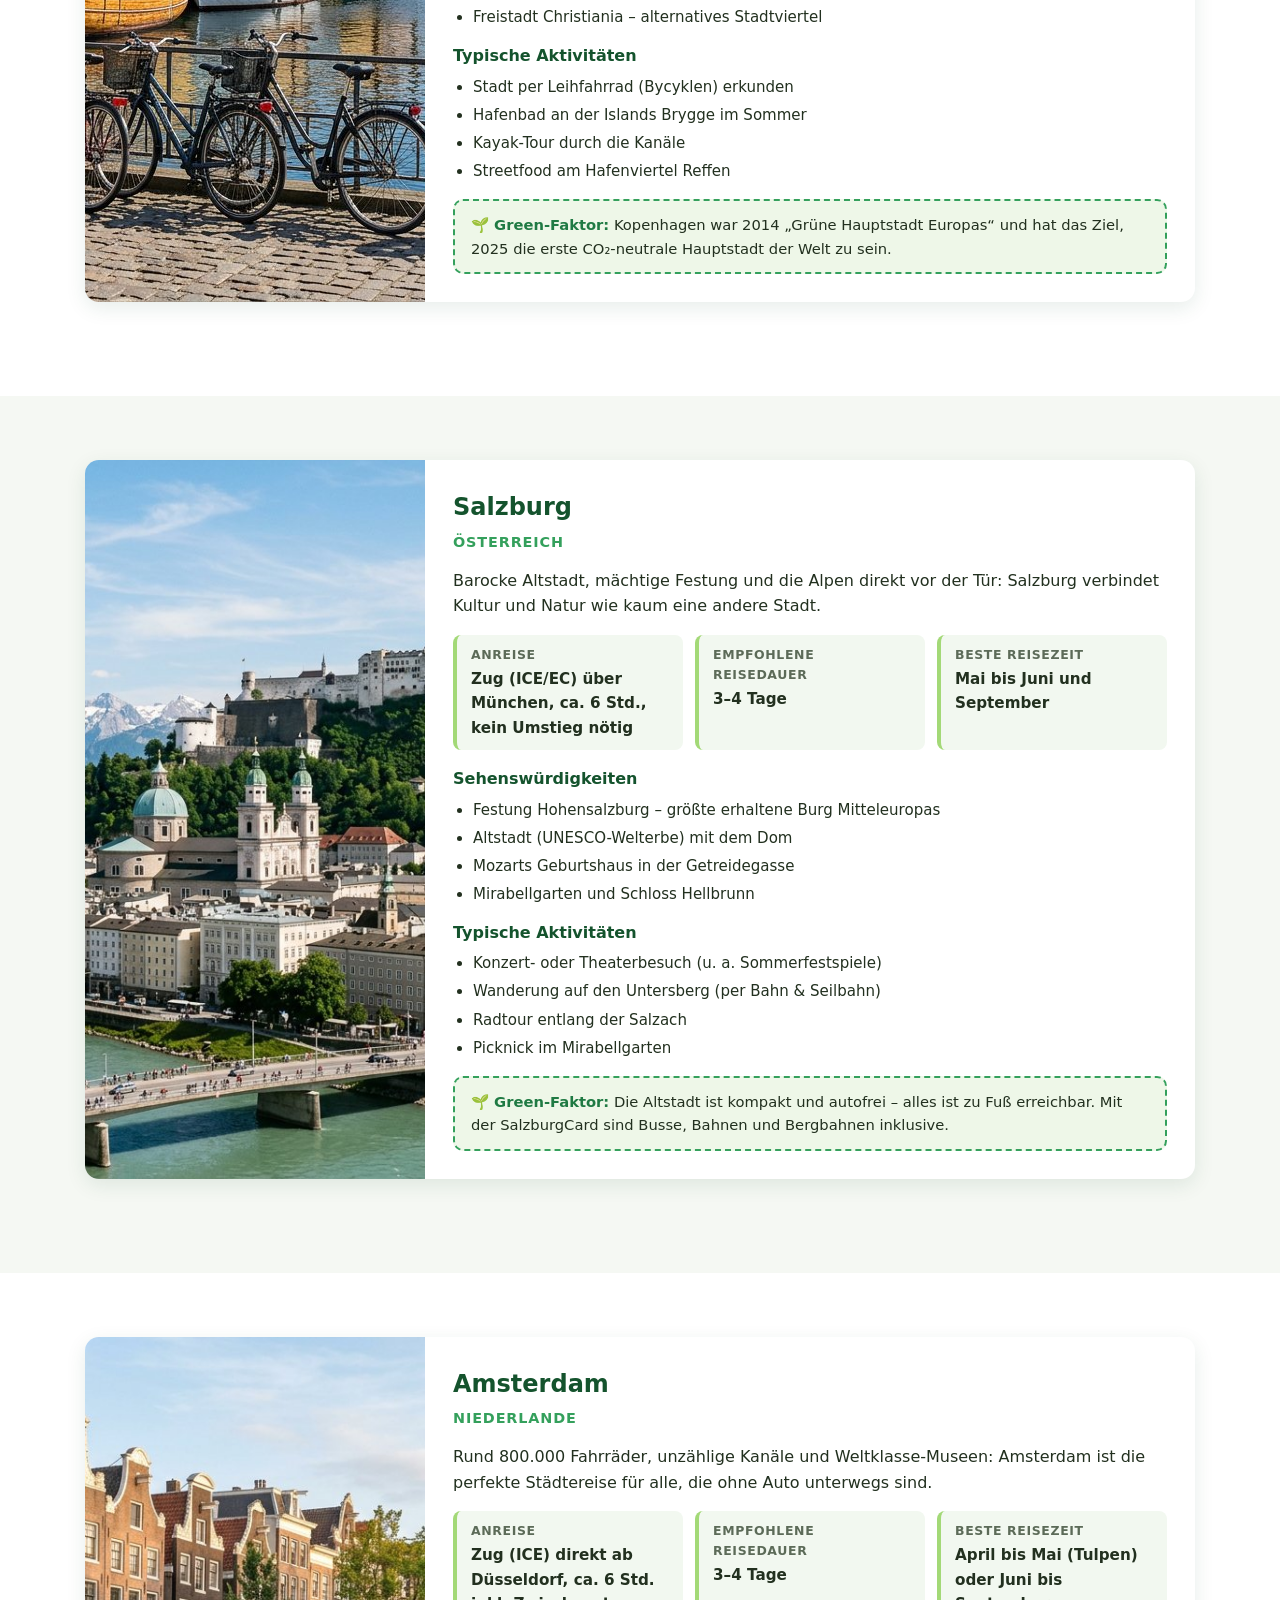
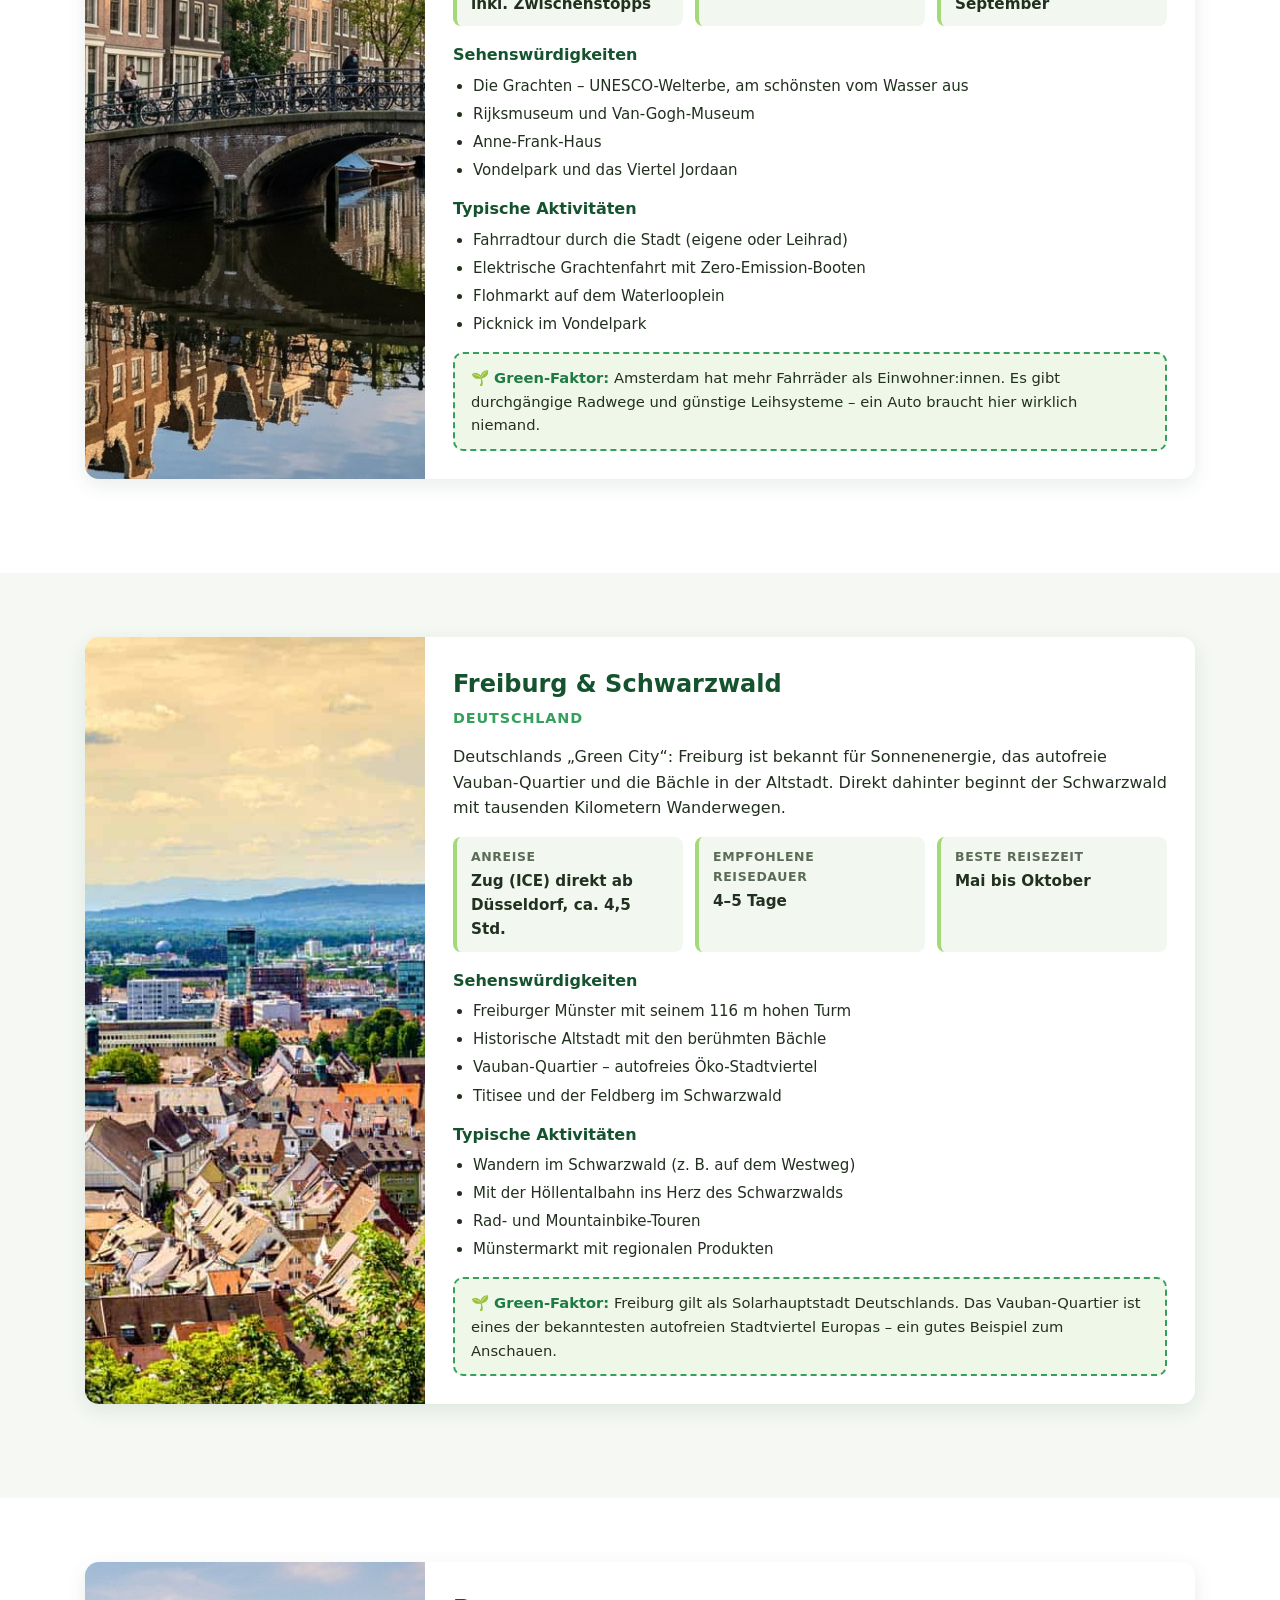
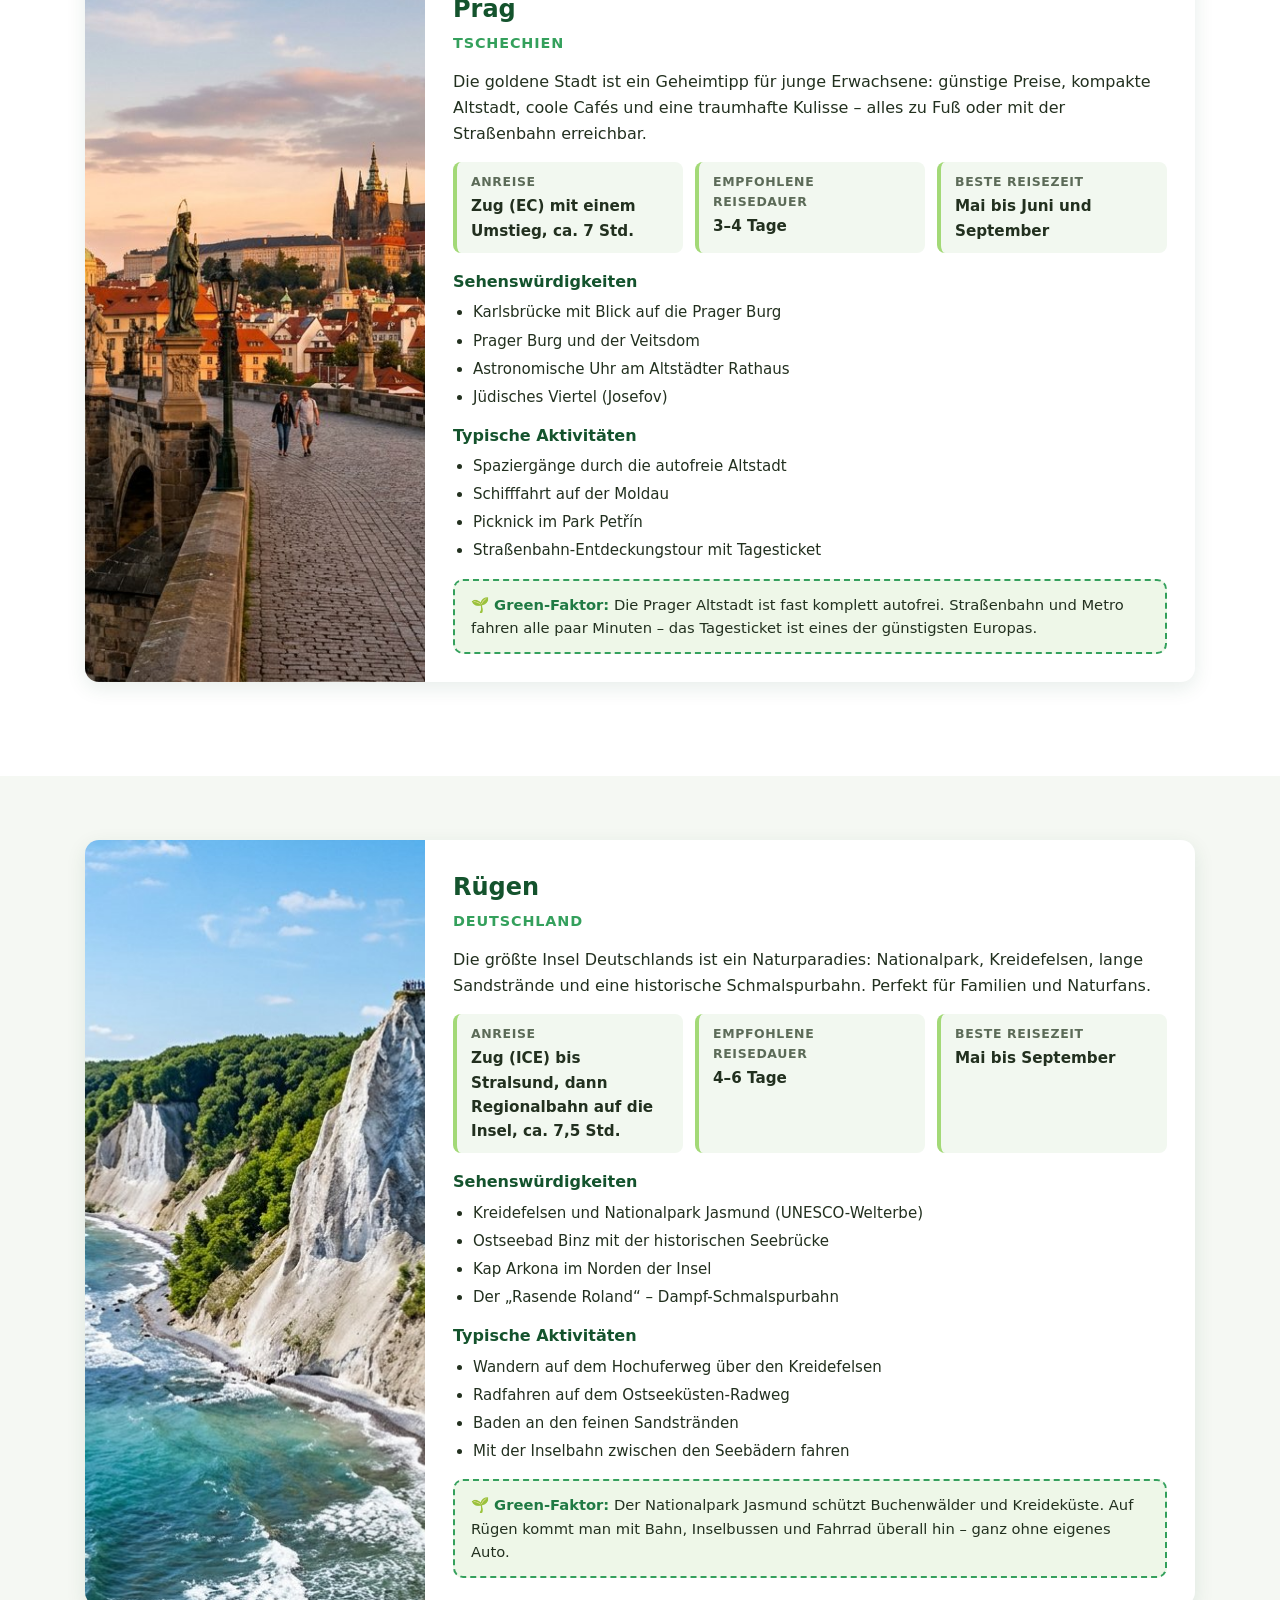
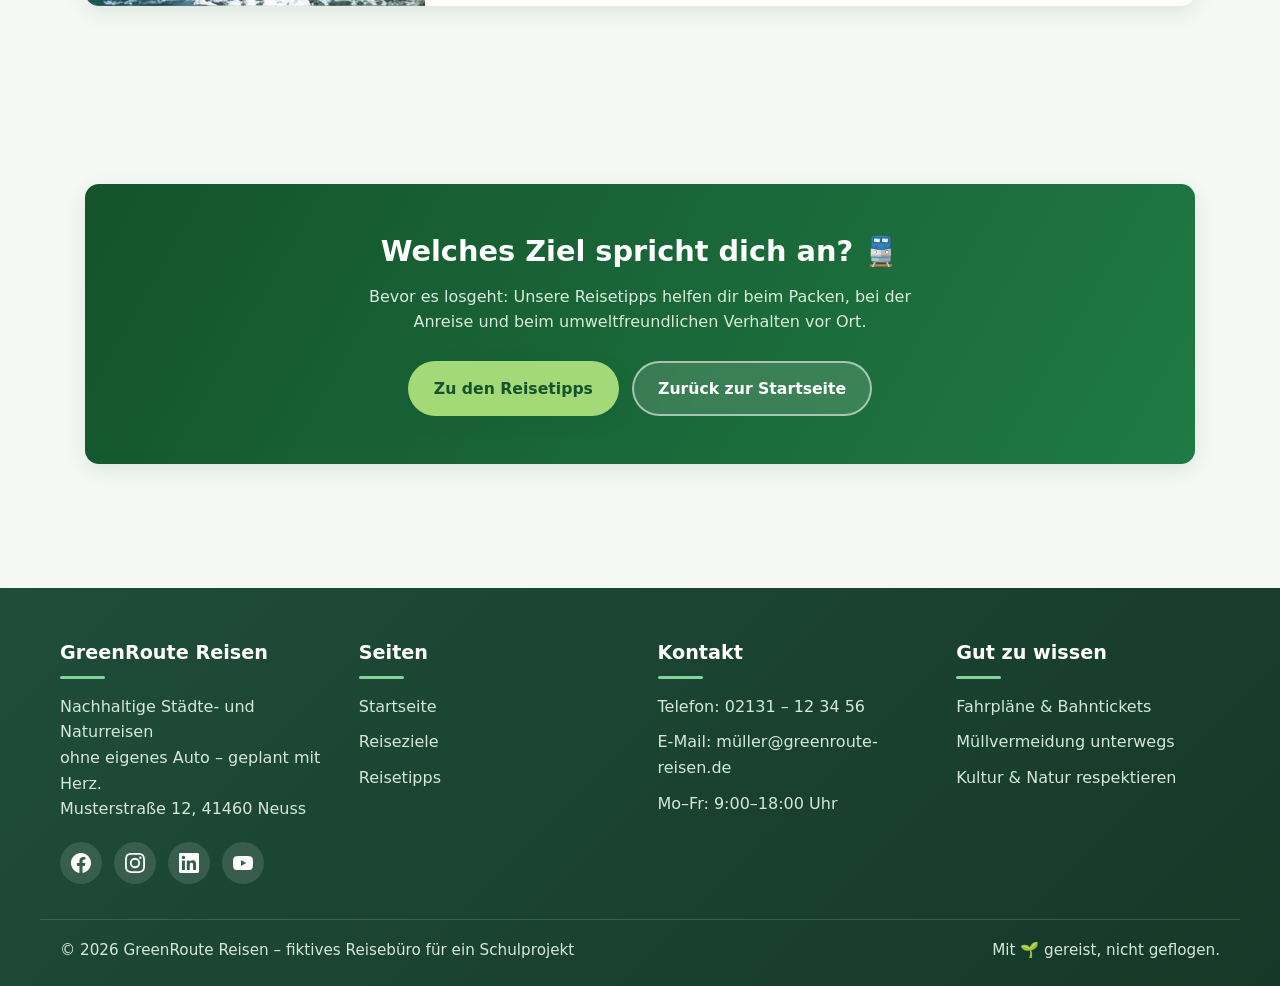
<file: reiseziele.html>
<!DOCTYPE html>
<html lang="de">
<head>
  <meta charset="UTF-8">
  <meta name="viewport" content="width=device-width, initial-scale=1.0">
  <title>Reiseziele – GreenRoute Reisen</title>
  <meta name="description" content="Sechs nachhaltige Reiseziele im Vergleich: Kopenhagen, Salzburg, Amsterdam, Freiburg & Schwarzwald, Prag und Rügen – alle erreichbar ohne eigenes Auto.">
  <link rel="stylesheet" href="css/style.css">
</head>
<body>

  <a class="skip-link" href="#inhalt">Zum Inhalt springen</a>

  
  <header class="site-header">
    <div class="nav-container">
      <a href="index.html" class="logo" aria-label="GreenRoute Reisen – Startseite">
         <img src="images/Logo.webp" 
           alt="GreenRoute Reisen Logo" 
           class="logo-img">
        <span>GreenRoute <em>Reisen</em></span>
      </a>

      <button class="nav-toggle" id="nav-toggle" aria-label="Menü öffnen" aria-expanded="false" aria-controls="main-nav">
        <svg width="30" height="30" viewBox="0 0 24 24" fill="none" stroke="#14532d" stroke-width="2.4" stroke-linecap="round" aria-hidden="true">
          <line x1="3" y1="6" x2="21" y2="6"></line>
          <line x1="3" y1="12" x2="21" y2="12"></line>
          <line x1="3" y1="18" x2="21" y2="18"></line>
        </svg>
      </button>

      <nav class="main-nav" id="main-nav" aria-label="Hauptnavigation">
        <ul>
          <li><a href="index.html">Startseite</a></li>
          <li><a href="reiseziele.html" class="aktiv" aria-current="page">Reiseziele</a></li>
          <li><a href="reisetipps.html">Reisetipps</a></li>
        </ul>
      </nav>
    </div>
  </header>

  <main id="inhalt">

    <section class="seitenkopf">
      <div class="container">
        <h1>Unsere Reiseziele</h1>
        <p>Sechs Ziele in Europa, die sich perfekt ohne eigenes Auto bereisen lassen – von der fahrradfreundlichen Großstadt bis zum Nationalpark. Die Tabelle hilft beim direkten Vergleich, darunter findest du alle Details.</p>
      </div>
    </section>

    <section class="section" id="vergleich">
      <div class="container">
        <h2 class="section-titel">Reiseziele im Vergleich</h2>
        <p class="section-untertitel">Alle Ziele sind mit dem Zug erreichbar – die Reisezeit gilt ab der Region Düsseldorf/Neuss. Auf dem Smartphone lässt sich die Tabelle seitlich verschieben.</p>

        <div class="tabellen-wrapper" tabindex="0">
          <table>
            <caption>Vergleichstabelle: Sechs nachhaltige Reiseziele</caption>
            <thead>
              <tr>
                <th scope="col">Reiseziel</th>
                <th scope="col">Land</th>
                <th scope="col">Verkehrsmittel</th>
                <th scope="col">Reisedauer</th>
                <th scope="col">Besonderheit</th>
              </tr>
            </thead>
            <tbody>
              <tr>
                <td>Kopenhagen</td>
                <td>Dänemark</td>
                <td>Zug (ICE)</td>
                <td>ca. 7 Stunden</td>
                <td>fahrradfreundlich</td>
              </tr>
              <tr>
                <td>Salzburg</td>
                <td>Österreich</td>
                <td>Zug (ICE/EC)</td>
                <td>ca. 6 Stunden</td>
                <td>Kultur und Natur</td>
              </tr>
              <tr>
                <td>Amsterdam</td>
                <td>Niederlande</td>
                <td>Zug (ICE)</td>
                <td>ca. 6 Stunden</td>
                <td>Kanäle und Museen</td>
              </tr>
              <tr>
                <td>Freiburg &amp; Schwarzwald</td>
                <td>Deutschland</td>
                <td>Zug (ICE)</td>
                <td>ca. 4,5 Stunden</td>
                <td>Green City &amp; Wanderwege</td>
              </tr>
              <tr>
                <td>Prag</td>
                <td>Tschechien</td>
                <td>Zug (EC)</td>
                <td>ca. 7 Stunden</td>
                <td>günstig &amp; autofrei erkundbar</td>
              </tr>
              <tr>
                <td>Rügen</td>
                <td>Deutschland</td>
                <td>Zug (ICE + RE)</td>
                <td>ca. 7,5 Stunden</td>
                <td>Nationalpark &amp; Ostseestrand</td>
              </tr>
            </tbody>
          </table>
        </div>
        <p class="fussnote">* Die Reisezeiten sind ca.-Angaben und können je nach Verbindung und Umstiegen abweichen. Sparpreise der Bahn machen die Anreise oft besonders günstig.</p>
      </div>
    </section>

   
    <section class="section section-hell" id="kopenhagen">
      <div class="container">
        <article class="ziel-karte">
          <img src="images/kopenhagen.jpg" alt="Bunte historische Häuser am Nyhavn-Kanal in Kopenhagen">
          <div class="ziel-inhalt">
            <h2>Kopenhagen</h2>
            <p class="ziel-land">Dänemark</p>
            <p>Die Fahrradhauptstadt Europas: entspannt, bunt und extrem umweltfreundlich. Über 60&nbsp;% der Einwohnerinnen und Einwohner fahren mit dem Rad zur Arbeit – als Gast fährt man einfach mit.</p>

            <dl class="ziel-daten">
              <div class="ziel-fakt">
                <dt>Anreise</dt>
                <dd>Zug (ICE) über Hamburg, ca. 7 Std., Umstieg in Hamburg Hbf</dd>
              </div>
              <div class="ziel-fakt">
                <dt>Empfohlene Reisedauer</dt>
                <dd>3–4 Tage</dd>
              </div>
              <div class="ziel-fakt">
                <dt>Beste Reisezeit</dt>
                <dd>Mai bis September</dd>
              </div>
            </dl>

            <h3>Sehenswürdigkeiten</h3>
            <ul>
              <li>Nyhavn – der berühmte bunte Hafenkanal</li>
              <li>Tivoli – einer der ältesten Vergnügungsparks der Welt</li>
              <li>Die kleine Meerjungfrau und Schloss Rosenborg</li>
              <li>Freistadt Christiania – alternatives Stadtviertel</li>
            </ul>

            <h3>Typische Aktivitäten</h3>
            <ul>
              <li>Stadt per Leihfahrrad (Bycyklen) erkunden</li>
              <li>Hafenbad an der Islands Brygge im Sommer</li>
              <li>Kayak-Tour durch die Kanäle</li>
              <li>Streetfood am Hafenviertel Reffen</li>
            </ul>

            <p class="green-faktor"><strong>🌱 Green-Faktor:</strong> Kopenhagen war 2014 „Grüne Hauptstadt Europas“ und hat das Ziel, 2025 die erste CO₂-neutrale Hauptstadt der Welt zu sein.</p>
          </div>
        </article>
      </div>
    </section>

    <section class="section" id="salzburg">
      <div class="container">
        <article class="ziel-karte">
          <img src="images/salzburg.jpg" alt="Salzburger Altstadt mit Festung Hohensalzburg und Alpen im Hintergrund">
          <div class="ziel-inhalt">
            <h2>Salzburg</h2>
            <p class="ziel-land">Österreich</p>
            <p>Barocke Altstadt, mächtige Festung und die Alpen direkt vor der Tür: Salzburg verbindet Kultur und Natur wie kaum eine andere Stadt.</p>

            <dl class="ziel-daten">
              <div class="ziel-fakt">
                <dt>Anreise</dt>
                <dd>Zug (ICE/EC) über München, ca. 6 Std., kein Umstieg nötig</dd>
              </div>
              <div class="ziel-fakt">
                <dt>Empfohlene Reisedauer</dt>
                <dd>3–4 Tage</dd>
              </div>
              <div class="ziel-fakt">
                <dt>Beste Reisezeit</dt>
                <dd>Mai bis Juni und September</dd>
              </div>
            </dl>

            <h3>Sehenswürdigkeiten</h3>
            <ul>
              <li>Festung Hohensalzburg – größte erhaltene Burg Mitteleuropas</li>
              <li>Altstadt (UNESCO-Welterbe) mit dem Dom</li>
              <li>Mozarts Geburtshaus in der Getreidegasse</li>
              <li>Mirabellgarten und Schloss Hellbrunn</li>
            </ul>

            <h3>Typische Aktivitäten</h3>
            <ul>
              <li>Konzert- oder Theaterbesuch (u. a. Sommerfestspiele)</li>
              <li>Wanderung auf den Untersberg (per Bahn &amp; Seilbahn)</li>
              <li>Radtour entlang der Salzach</li>
              <li>Picknick im Mirabellgarten</li>
            </ul>

            <p class="green-faktor"><strong>🌱 Green-Faktor:</strong> Die Altstadt ist kompakt und autofrei – alles ist zu Fuß erreichbar. Mit der SalzburgCard sind Busse, Bahnen und Bergbahnen inklusive.</p>
          </div>
        </article>
      </div>
    </section>

    <section class="section section-hell" id="amsterdam">
      <div class="container">
        <article class="ziel-karte">
          <img src="images/amsterdam.jpg" alt="Grachtenhaus-Kanal in Amsterdam mit Fahrrädern auf einer Brücke">
          <div class="ziel-inhalt">
            <h2>Amsterdam</h2>
            <p class="ziel-land">Niederlande</p>
            <p>Rund 800.000 Fahrräder, unzählige Kanäle und Weltklasse-Museen: Amsterdam ist die perfekte Städtereise für alle, die ohne Auto unterwegs sind.</p>

            <dl class="ziel-daten">
              <div class="ziel-fakt">
                <dt>Anreise</dt>
                <dd>Zug (ICE) direkt ab Düsseldorf, ca. 6 Std. inkl. Zwischenstopps</dd>
              </div>
              <div class="ziel-fakt">
                <dt>Empfohlene Reisedauer</dt>
                <dd>3–4 Tage</dd>
              </div>
              <div class="ziel-fakt">
                <dt>Beste Reisezeit</dt>
                <dd>April bis Mai (Tulpen) oder Juni bis September</dd>
              </div>
            </dl>

            <h3>Sehenswürdigkeiten</h3>
            <ul>
              <li>Die Grachten – UNESCO-Welterbe, am schönsten vom Wasser aus</li>
              <li>Rijksmuseum und Van-Gogh-Museum</li>
              <li>Anne-Frank-Haus</li>
              <li>Vondelpark und das Viertel Jordaan</li>
            </ul>

            <h3>Typische Aktivitäten</h3>
            <ul>
              <li>Fahrradtour durch die Stadt (eigene oder Leihrad)</li>
              <li>Elektrische Grachtenfahrt mit Zero-Emission-Booten</li>
              <li>Flohmarkt auf dem Waterlooplein</li>
              <li>Picknick im Vondelpark</li>
            </ul>

            <p class="green-faktor"><strong>🌱 Green-Faktor:</strong> Amsterdam hat mehr Fahrräder als Einwohner:innen. Es gibt durchgängige Radwege und günstige Leihsysteme – ein Auto braucht hier wirklich niemand.</p>
          </div>
        </article>
      </div>
    </section>

    <section class="section" id="freiburg">
      <div class="container">
        <article class="ziel-karte">
          <img src="images/freiburg.jpg" alt="Freiburger Münster über den Dächern der Altstadt mit Schwarzwald im Hintergrund">
          <div class="ziel-inhalt">
            <h2>Freiburg &amp; Schwarzwald</h2>
            <p class="ziel-land">Deutschland</p>
            <p>Deutschlands „Green City“: Freiburg ist bekannt für Sonnenenergie, das autofreie Vauban-Quartier und die Bächle in der Altstadt. Direkt dahinter beginnt der Schwarzwald mit tausenden Kilometern Wanderwegen.</p>

            <dl class="ziel-daten">
              <div class="ziel-fakt">
                <dt>Anreise</dt>
                <dd>Zug (ICE) direkt ab Düsseldorf, ca. 4,5 Std.</dd>
              </div>
              <div class="ziel-fakt">
                <dt>Empfohlene Reisedauer</dt>
                <dd>4–5 Tage</dd>
              </div>
              <div class="ziel-fakt">
                <dt>Beste Reisezeit</dt>
                <dd>Mai bis Oktober</dd>
              </div>
            </dl>

            <h3>Sehenswürdigkeiten</h3>
            <ul>
              <li>Freiburger Münster mit seinem 116&nbsp;m hohen Turm</li>
              <li>Historische Altstadt mit den berühmten Bächle</li>
              <li>Vauban-Quartier – autofreies Öko-Stadtviertel</li>
              <li>Titisee und der Feldberg im Schwarzwald</li>
            </ul>

            <h3>Typische Aktivitäten</h3>
            <ul>
              <li>Wandern im Schwarzwald (z. B. auf dem Westweg)</li>
              <li>Mit der Höllentalbahn ins Herz des Schwarzwalds</li>
              <li>Rad- und Mountainbike-Touren</li>
              <li>Münstermarkt mit regionalen Produkten</li>
            </ul>

            <p class="green-faktor"><strong>🌱 Green-Faktor:</strong> Freiburg gilt als Solarhauptstadt Deutschlands. Das Vauban-Quartier ist eines der bekanntesten autofreien Stadtviertel Europas – ein gutes Beispiel zum Anschauen.</p>
          </div>
        </article>
      </div>
    </section>

    
    <section class="section section-hell" id="prag">
      <div class="container">
        <article class="ziel-karte">
          <img src="images/prag.jpg" alt="Karlsbrücke in Prag mit Blick auf die Prager Burg">
          <div class="ziel-inhalt">
            <h2>Prag</h2>
            <p class="ziel-land">Tschechien</p>
            <p>Die goldene Stadt ist ein Geheimtipp für junge Erwachsene: günstige Preise, kompakte Altstadt, coole Cafés und eine traumhafte Kulisse – alles zu Fuß oder mit der Straßenbahn erreichbar.</p>

            <dl class="ziel-daten">
              <div class="ziel-fakt">
                <dt>Anreise</dt>
                <dd>Zug (EC) mit einem Umstieg, ca. 7 Std.</dd>
              </div>
              <div class="ziel-fakt">
                <dt>Empfohlene Reisedauer</dt>
                <dd>3–4 Tage</dd>
              </div>
              <div class="ziel-fakt">
                <dt>Beste Reisezeit</dt>
                <dd>Mai bis Juni und September</dd>
              </div>
            </dl>

            <h3>Sehenswürdigkeiten</h3>
            <ul>
              <li>Karlsbrücke mit Blick auf die Prager Burg</li>
              <li>Prager Burg und der Veitsdom</li>
              <li>Astronomische Uhr am Altstädter Rathaus</li>
              <li>Jüdisches Viertel (Josefov)</li>
            </ul>

            <h3>Typische Aktivitäten</h3>
            <ul>
              <li>Spaziergänge durch die autofreie Altstadt</li>
              <li>Schifffahrt auf der Moldau</li>
              <li>Picknick im Park Petřín</li>
              <li>Straßenbahn-Entdeckungstour mit Tagesticket</li>
            </ul>

            <p class="green-faktor"><strong>🌱 Green-Faktor:</strong> Die Prager Altstadt ist fast komplett autofrei. Straßenbahn und Metro fahren alle paar Minuten – das Tagesticket ist eines der günstigsten Europas.</p>
          </div>
        </article>
      </div>
    </section>

    <section class="section" id="ruegen">
      <div class="container">
        <article class="ziel-karte">
          <img src="images/ruegen.jpg" alt="Weiße Kreidefelsen im Nationalpark Jasmund auf Rügen über der Ostsee">
          <div class="ziel-inhalt">
            <h2>Rügen</h2>
            <p class="ziel-land">Deutschland</p>
            <p>Die größte Insel Deutschlands ist ein Naturparadies: Nationalpark, Kreidefelsen, lange Sandstrände und eine historische Schmalspurbahn. Perfekt für Familien und Naturfans.</p>

            <dl class="ziel-daten">
              <div class="ziel-fakt">
                <dt>Anreise</dt>
                <dd>Zug (ICE) bis Stralsund, dann Regionalbahn auf die Insel, ca. 7,5 Std.</dd>
              </div>
              <div class="ziel-fakt">
                <dt>Empfohlene Reisedauer</dt>
                <dd>4–6 Tage</dd>
              </div>
              <div class="ziel-fakt">
                <dt>Beste Reisezeit</dt>
                <dd>Mai bis September</dd>
              </div>
            </dl>

            <h3>Sehenswürdigkeiten</h3>
            <ul>
              <li>Kreidefelsen und Nationalpark Jasmund (UNESCO-Welterbe)</li>
              <li>Ostseebad Binz mit der historischen Seebrücke</li>
              <li>Kap Arkona im Norden der Insel</li>
              <li>Der „Rasende Roland“ – Dampf-Schmalspurbahn</li>
            </ul>

            <h3>Typische Aktivitäten</h3>
            <ul>
              <li>Wandern auf dem Hochuferweg über den Kreidefelsen</li>
              <li>Radfahren auf dem Ostseeküsten-Radweg</li>
              <li>Baden an den feinen Sandstränden</li>
              <li>Mit der Inselbahn zwischen den Seebädern fahren</li>
            </ul>

            <p class="green-faktor"><strong>🌱 Green-Faktor:</strong> Der Nationalpark Jasmund schützt Buchenwälder und Kreideküste. Auf Rügen kommt man mit Bahn, Inselbussen und Fahrrad überall hin – ganz ohne eigenes Auto.</p>
          </div>
        </article>
      </div>
    </section>

    <section class="section">
      <div class="container">
        <div class="cta-banner">
          <h2>Welches Ziel spricht dich an? 🚆</h2>
          <p>Bevor es losgeht: Unsere Reisetipps helfen dir beim Packen, bei der Anreise und beim umweltfreundlichen Verhalten vor Ort.</p>
          <a href="reisetipps.html" class="btn btn-primaer">Zu den Reisetipps</a>
          <a href="index.html" class="btn btn-hell">Zurück zur Startseite</a>
        </div>
      </div>
    </section>

  </main>

  
   <footer class="site-footer">
  <div class="footer-inhalt">
    <div>
      <h3>GreenRoute Reisen</h3>
      <p>
        Nachhaltige Städte- und Naturreisen<br>
        ohne eigenes Auto – geplant mit Herz.<br>
        Musterstraße 12, 41460 Neuss
      </p>

      
      <div class="social-icons">
        <a href="https://facebook.com" target="_blank" rel="noopener" aria-label="Facebook">
          <svg viewBox="0 0 24 24" fill="currentColor">
            <path d="M24 12.073c0-6.627-5.373-12-12-12S0 5.446 0 12.073c0 5.99 4.388 10.954 10.125 11.854v-8.385H7.078v-3.47h3.047V9.43c0-3.007 1.792-4.669 4.533-4.669 1.312 0 2.686.235 2.686.235v2.953H15.83c-1.491 0-1.956.925-1.956 1.874v2.25h3.328l-.532 3.47h-2.796v8.385C19.612 23.027 24 18.062 24 12.073z"/>
          </svg>
        </a>

        <a href="https://instagram.com" target="_blank" rel="noopener" aria-label="Instagram">
          <svg viewBox="0 0 24 24" fill="currentColor">
            <path d="M12 2.163c3.204 0 3.584.012 4.85.07 3.252.148 4.771 1.691 4.919 4.919.058 1.265.069 1.645.069 4.849 0 3.205-.012 3.584-.069 4.849-.149 3.225-1.664 4.771-4.919 4.919-1.266.058-1.644.07-4.85.07-3.204 0-3.584-.012-4.849-.07-3.26-.149-4.771-1.699-4.919-4.92-.058-1.265-.07-1.644-.07-4.849 0-3.204.013-3.583.07-4.849.149-3.227 1.664-4.771 4.919-4.919 1.266-.057 1.645-.069 4.849-.069zM12 0C8.741 0 8.333.014 7.053.072 2.695.272.273 2.69.073 7.052.014 8.333 0 8.741 0 12c0 3.259.014 3.668.072 4.948.2 4.358 2.618 6.78 6.98 6.98C8.333 23.986 8.741 24 12 24c3.259 0 3.668-.014 4.948-.072 4.354-.2 6.782-2.618 6.979-6.98.059-1.28.073-1.689.073-4.948 0-3.259-.014-3.667-.072-4.947-.196-4.354-2.617-6.78-6.979-6.98C15.668.014 15.259 0 12 0zm0 5.838a6.162 6.162 0 100 12.324 6.162 6.162 0 000-12.324zM12 16a4 4 0 110-8 4 4 0 010 8zm6.406-11.845a1.44 1.44 0 100 2.881 1.44 1.44 0 000-2.881z"/>
          </svg>
        </a>

        <a href="https://linkedin.com" target="_blank" rel="noopener" aria-label="LinkedIn">
          <svg viewBox="0 0 24 24" fill="currentColor">
            <path d="M20.447 20.452h-3.554v-5.569c0-1.328-.027-3.037-1.852-3.037-1.853 0-2.136 1.445-2.136 2.939v5.667H9.351V9h3.414v1.561h.046c.477-.9 1.637-1.85 3.37-1.85 3.601 0 4.267 2.37 4.267 5.455v6.286zM5.337 7.433c-1.144 0-2.063-.926-2.063-2.065 0-1.138.92-2.063 2.063-2.063 1.14 0 2.064.925 2.064 2.063 0 1.139-.925 2.065-2.064 2.065zm1.782 13.019H3.555V9h3.564v11.452zM22.225 0H1.771C.792 0 0 .774 0 1.729v20.542C0 23.227.792 24 1.771 24h20.451C23.2 24 24 23.227 24 22.271V1.729C24 .774 23.2 0 22.222 0h.003z"/>
          </svg>
        </a>

        <a href="https://youtube.com" target="_blank" rel="noopener" aria-label="YouTube">
          <svg viewBox="0 0 24 24" fill="currentColor">
            <path d="M23.498 6.186a3.016 3.016 0 0 0-2.122-2.136C19.505 3.545 12 3.545 12 3.545s-7.505 0-9.377.505A3.017 3.017 0 0 0 .502 6.186C0 8.07 0 12 0 12s0 3.93.502 5.814a3.016 3.016 0 0 0 2.122 2.136c1.871.505 9.376.505 9.376.505s7.505 0 9.377-.505a3.015 3.015 0 0 0 2.122-2.136C24 15.93 24 12 24 12s0-3.93-.502-5.814zM9.545 15.568V8.432L15.818 12l-6.273 3.568z"/>
          </svg>
        </a>
      </div>
    </div>

    <div>
      <h3>Seiten</h3>
      <ul>
        <li><a href="index.html">Startseite</a></li>
        <li><a href="reiseziele.html">Reiseziele</a></li>
        <li><a href="reisetipps.html">Reisetipps</a></li>
      </ul>
    </div>

    <div>
      <h3>Kontakt</h3>
      <ul>
        <li>Telefon: 02131 – 12 34 56</li>
        <li>E-Mail: müller@greenroute-reisen.de</li>
        <li>Mo–Fr: 9:00–18:00 Uhr</li>
      </ul>
    </div>

    <div>
      <h3>Gut zu wissen</h3>
      <ul>
        <li><a href="reisetipps.html#oeffentliche-verkehrsmittel">Fahrpläne &amp; Bahntickets</a></li>
        <li><a href="reisetipps.html#muellvermeidung">Müllvermeidung unterwegs</a></li>
        <li><a href="reisetipps.html#kultur-natur">Kultur &amp; Natur respektieren</a></li>
      </ul>
    </div>
  </div>


  <div class="footer-bottom">
    <span>© <span id="jahr">2026</span> GreenRoute Reisen – fiktives Reisebüro für ein Schulprojekt</span>
    <span>Mit 🌱 gereist, nicht geflogen.</span>
  </div>
</footer>

  <script src="js/main.js"></script>
</body>
</html>
</file>
<file: css/style.css>
:root {
  --gruen-dunkel: #14532d;
  --gruen: #1f7a43;
  --gruen-hell: #34a05c;
  --limette: #a3d977;
  --hintergrund: #f5f8f3;
  --weiss: #ffffff;
  --text: #22301f;
  --text-hell: #5c6b58;
  --rand: #dce8d6;
  --schatten: 0 6px 20px rgba(20, 83, 45, 0.10);
  --radius: 14px;
}

* {
  margin: 0;
  padding: 0;
  box-sizing: border-box;
}

html {
  scroll-behavior: smooth;
}

body {
  font-family: "Segoe UI", system-ui, -apple-system, "Helvetica Neue", Arial, sans-serif;
  color: var(--text);
  background: var(--hintergrund);
  line-height: 1.6;
}

img {
  max-width: 100%;
  height: auto;
  display: block;
}


.skip-link {
  position: absolute;
  left: -9999px;
  top: 0;
  background: var(--gruen);
  color: #fff;
  padding: 10px 16px;
  border-radius: 0 0 10px 0;
  z-index: 200;
}
.skip-link:focus {
  left: 0;
}

:focus-visible {
  outline: 3px solid var(--limette);
  outline-offset: 2px;
  border-radius: 4px;
}

.site-header {
  position: sticky;
  top: 0;
  z-index: 100;
  background: var(--weiss);
  border-bottom: 3px solid var(--limette);
  box-shadow: 0 2px 10px rgba(20, 83, 45, 0.08);
}

.nav-container {
  max-width: 1150px;
  margin: 0 auto;
  padding: 0 20px;
  display: flex;
  align-items: center;
  justify-content: space-between;
  gap: 16px;
  min-height: 68px;
}

.logo-img {
  height: 90px;       
  width: auto;         
  display: block;      
}
.logo {
 display: flex;
  align-items: center;
  gap: 10px;
  text-decoration: none;
  color: var(--gruen-dunkel);
  font-weight: 800;
  font-size: 1.15rem;
  letter-spacing: 0.02em;
  white-space: nowrap;
}

.logo svg {
  flex-shrink: 0;
}

.logo span em {
  font-style: normal;
  color: var(--gruen-hell);
}

.nav-toggle {
  display: none;
  background: none;
  border: none;
  cursor: pointer;
  padding: 8px;
}

.nav-toggle svg {
  display: block;
}

.main-nav ul {
  list-style: none;
  display: flex;
  gap: 6px;
}

.main-nav a {
  display: block;
  padding: 10px 16px;
  border-radius: 999px;
  text-decoration: none;
  color: var(--text);
  font-weight: 600;
  transition: background 0.2s, color 0.2s;
}

.main-nav a:hover,
.main-nav a:focus-visible {
  background: var(--limette);
  color: var(--gruen-dunkel);
}

.main-nav a.aktiv {
  background: var(--gruen);
  color: #fff;
}


.hero {
  position: relative;
  min-height: 460px;
  display: flex;
  align-items: center;
  overflow: hidden;
  background: var(--gruen-dunkel);
}

.hero img {
  position: absolute;
  inset: 0;
  width: 100%;
  height: 100%;
  object-fit: cover;
  object-position: center;
  opacity: 0.85;
}

.hero::after {
  content: "";
  position: absolute;
  inset: 0;
  background: linear-gradient(90deg, rgba(13, 51, 26, 0.82) 0%, rgba(13, 51, 26, 0.35) 60%, rgba(13, 51, 26, 0.15) 100%);
}

.hero-inhalt {
  position: relative;
  z-index: 2;
  max-width: 1150px;
  margin: 0 auto;
  padding: 90px 20px;
  width: 100%;
  color: #fff;
}

.hero-kicker {
  display: inline-block;
  background: var(--limette);
  color: var(--gruen-dunkel);
  font-weight: 700;
  font-size: 0.85rem;
  text-transform: uppercase;
  letter-spacing: 0.08em;
  padding: 6px 14px;
  border-radius: 999px;
  margin-bottom: 18px;
}

.hero h1 {
  font-size: clamp(1.9rem, 4.5vw, 3.1rem);
  line-height: 1.15;
  max-width: 640px;
  margin-bottom: 16px;
}

.hero p {
  max-width: 560px;
  font-size: 1.08rem;
  margin-bottom: 28px;
  color: #eaf5ec;
}

.hero-aktionen {
  display: flex;
  flex-wrap: wrap;
  gap: 12px;
}


.btn {
  display: inline-block;
  padding: 13px 24px;
  border-radius: 999px;
  text-decoration: none;
  font-weight: 700;
  font-size: 0.98rem;
  border: 2px solid transparent;
  transition: transform 0.15s, box-shadow 0.15s, background 0.2s;
  cursor: pointer;
}

.btn:hover {
  transform: translateY(-2px);
}

.btn-primaer {
  background: var(--limette);
  color: var(--gruen-dunkel);
  box-shadow: var(--schatten);
}

.btn-primaer:hover {
  background: #b8e68c;
}

.btn-hell {
  background: rgba(255, 255, 255, 0.14);
  color: #fff;
  border-color: rgba(255, 255, 255, 0.55);
  backdrop-filter: blur(4px);
}

.btn-hell:hover {
  background: rgba(255, 255, 255, 0.28);
}

.btn-gruen {
  background: var(--gruen);
  color: #fff;
  box-shadow: var(--schatten);
}

.btn-gruen:hover {
  background: var(--gruen-hell);
}

.container {
  max-width: 1150px;
  margin: 0 auto;
  padding: 0 20px;
}

.section {
  padding: 64px 0;
}

.section-hell {
  background: var(--weiss);
}

.section-titel {
  font-size: clamp(1.5rem, 3vw, 2.1rem);
  color: var(--gruen-dunkel);
  margin-bottom: 10px;
  line-height: 1.2;
}

.section-untertitel {
  color: var(--text-hell);
  max-width: 720px;
  margin-bottom: 34px;
  font-size: 1.02rem;
}

.section-titel .gruen {
  color: var(--gruen-hell);
}

.zentriert {
  text-align: center;
}

.zentriert .section-untertitel {
  margin-left: auto;
  margin-right: auto;
}


.seitenkopf {
  background: linear-gradient(120deg, var(--gruen-dunkel) 0%, var(--gruen) 70%, var(--gruen-hell) 100%);
  color: #fff;
  padding: 56px 0 48px;
}

.seitenkopf h1 {
  font-size: clamp(1.8rem, 4vw, 2.6rem);
  margin-bottom: 10px;
}

.seitenkopf p {
  max-width: 720px;
  color: #d9ecdd;
  font-size: 1.05rem;
}


.grid {
  display: grid;
  gap: 22px;
}

.grid-2 {
  grid-template-columns: repeat(auto-fit, minmax(300px, 1fr));
}

.grid-3 {
  grid-template-columns: repeat(auto-fit, minmax(280px, 1fr));
}

.karte {
  background: var(--weiss);
  border-radius: var(--radius);
  box-shadow: var(--schatten);
  overflow: hidden;
  display: flex;
  flex-direction: column;
  transition: transform 0.2s, box-shadow 0.2s;
}

.karte:hover {
  transform: translateY(-4px);
  box-shadow: 0 12px 28px rgba(20, 83, 45, 0.16);
}

.karte img {
  width: 100%;
  aspect-ratio: 16 / 10;
  object-fit: cover;
}

.karte-inhalt {
  padding: 22px;
  display: flex;
  flex-direction: column;
  gap: 10px;
  flex: 1;
}

.karte-inhalt h3 {
  color: var(--gruen-dunkel);
  font-size: 1.15rem;
}

.karte-inhalt p {
  color: var(--text-hell);
  font-size: 0.95rem;
}

.karte .btn {
  margin-top: auto;
  align-self: flex-start;
}


.vorteile-grid {
  display: grid;
  grid-template-columns: repeat(auto-fit, minmax(240px, 1fr));
  gap: 18px;
}

.vorteil {
  background: var(--weiss);
  border: 2px solid var(--rand);
  border-radius: var(--radius);
  padding: 24px;
  transition: border-color 0.2s, transform 0.2s;
}

.vorteil:hover {
  border-color: var(--limette);
  transform: translateY(-3px);
}

.vorteil .icon {
  font-size: 1.9rem;
  display: block;
  margin-bottom: 12px;
}

.vorteil h3 {
  font-size: 1.05rem;
  color: var(--gruen-dunkel);
  margin-bottom: 6px;
}

.vorteil p {
  font-size: 0.92rem;
  color: var(--text-hell);
}


.erklaerung {
  display: grid;
  grid-template-columns: 1.1fr 0.9fr;
  gap: 36px;
  align-items: center;
}

.erklaerung img {
  border-radius: var(--radius);
  width: 100%;
  aspect-ratio: 4 / 3;
  object-fit: cover;
  box-shadow: var(--schatten);
}

.erklaerung h2 {
  color: var(--gruen-dunkel);
  font-size: clamp(1.5rem, 3vw, 2rem);
  margin-bottom: 14px;
}

.erklaerung p {
  margin-bottom: 14px;
}

.erklaerung ul {
  margin: 14px 0 0 20px;
}

.erklaerung li {
  margin-bottom: 8px;
}

.erklaerung strong {
  color: var(--gruen);
}


.tabellen-wrapper {
  overflow-x: auto;
  border-radius: var(--radius);
  box-shadow: var(--schatten);
  -webkit-overflow-scrolling: touch;
}

table {
  width: 100%;
  border-collapse: collapse;
  background: var(--weiss);
  min-width: 640px;
}

caption {
  text-align: left;
  font-weight: 700;
  color: var(--gruen-dunkel);
  padding: 16px 18px;
  background: var(--limette);
  border-radius: var(--radius) var(--radius) 0 0;
}

thead th {
  background: var(--gruen);
  color: #fff;
  text-align: left;
  padding: 14px 16px;
  font-size: 0.95rem;
}

tbody td {
  padding: 13px 16px;
  border-bottom: 1px solid var(--rand);
  font-size: 0.95rem;
  vertical-align: top;
}

tbody tr:nth-child(even) {
  background: #f2f8f0;
}

tbody tr:hover {
  background: #e8f4e2;
}

tbody td:first-child {
  font-weight: 700;
  color: var(--gruen-dunkel);
}

.fussnote {
  font-size: 0.85rem;
  color: var(--text-hell);
  margin-top: 12px;
}

.ziel-karte {
  background: var(--weiss);
  border-radius: var(--radius);
  box-shadow: var(--schatten);
  overflow: hidden;
  display: grid;
  grid-template-columns: 340px 1fr;
  margin-bottom: 30px;
}

.ziel-karte img {
  width: 100%;
  height: 100%;
  min-height: 260px;
  object-fit: cover;
}

.ziel-inhalt {
  padding: 28px;
}

.ziel-inhalt h2 {
  color: var(--gruen-dunkel);
  font-size: 1.5rem;
  margin-bottom: 4px;
}

.ziel-land {
  color: var(--gruen-hell);
  font-weight: 700;
  font-size: 0.9rem;
  text-transform: uppercase;
  letter-spacing: 0.06em;
  margin-bottom: 14px;
}

.ziel-daten {
  display: grid;
  grid-template-columns: repeat(auto-fit, minmax(180px, 1fr));
  gap: 12px;
  margin: 16px 0;
}

.ziel-fakt {
  background: #f2f8f0;
  border-left: 4px solid var(--limette);
  border-radius: 8px;
  padding: 10px 14px;
}

.ziel-fakt dt {
  font-size: 0.78rem;
  font-weight: 700;
  text-transform: uppercase;
  letter-spacing: 0.05em;
  color: var(--text-hell);
}

.ziel-fakt dd {
  font-size: 0.95rem;
  font-weight: 600;
  color: var(--text);
  margin-top: 2px;
}

.ziel-inhalt h3 {
  font-size: 1rem;
  color: var(--gruen-dunkel);
  margin: 14px 0 6px;
}

.ziel-inhalt ul {
  margin-left: 20px;
  font-size: 0.94rem;
}

.ziel-inhalt li {
  margin-bottom: 4px;
}

.green-faktor {
  margin-top: 16px;
  background: #eef7e8;
  border: 2px dashed var(--gruen-hell);
  border-radius: 10px;
  padding: 12px 16px;
  font-size: 0.92rem;
}

.green-faktor strong {
  color: var(--gruen);
}


.tipp-block {
  display: grid;
  grid-template-columns: 1fr 1fr;
  gap: 26px;
  margin-bottom: 40px;
}

.tipp-block.ganz {
  grid-template-columns: 1fr;
}

.tipp-box {
  background: var(--weiss);
  border-radius: var(--radius);
  box-shadow: var(--schatten);
  padding: 26px;
  border-top: 6px solid var(--limette);
}

.tipp-box h2 {
  color: var(--gruen-dunkel);
  font-size: 1.25rem;
  margin-bottom: 12px;
  display: flex;
  align-items: center;
  gap: 10px;
}

.tipp-box h2 .icon {
  font-size: 1.5rem;
}

.tipp-box ul,
.tipp-box ol {
  margin-left: 22px;
}

.tipp-box li {
  margin-bottom: 8px;
  font-size: 0.96rem;
}

.tipp-box ol li::marker {
  font-weight: 700;
  color: var(--gruen);
}

.tipp-box p {
  font-size: 0.95rem;
  color: var(--text-hell);
}


.link-liste {
  list-style: none;
  display: grid;
  grid-template-columns: repeat(auto-fit, minmax(250px, 1fr));
  gap: 16px;
  margin-top: 20px;
}

.link-liste a {
  display: flex;
  align-items: center;
  gap: 12px;
  background: var(--weiss);
  border: 2px solid var(--rand);
  border-radius: 12px;
  padding: 16px 18px;
  text-decoration: none;
  color: var(--gruen-dunkel);
  font-weight: 600;
  transition: border-color 0.2s, background 0.2s;
}

.link-liste a:hover {
  border-color: var(--gruen-hell);
  background: #f0f8ec;
}

.link-liste .icon {
  font-size: 1.5rem;
}

.link-liste small {
  display: block;
  font-weight: 400;
  color: var(--text-hell);
  font-size: 0.82rem;
  margin-top: 2px;
}


.hinweis {
  background: #fff8e6;
  border-left: 6px solid #e8b53c;
  border-radius: 10px;
  padding: 16px 20px;
  font-size: 0.95rem;
  margin: 18px 0;
}


.cta-banner {
  background: linear-gradient(120deg, var(--gruen-dunkel), var(--gruen));
  border-radius: var(--radius);
  color: #fff;
  padding: 44px 34px;
  text-align: center;
  box-shadow: var(--schatten);
  margin-top: 20px;
}

.cta-banner h2 {
  font-size: clamp(1.3rem, 3vw, 1.8rem);
  margin-bottom: 10px;
}

.cta-banner p {
  max-width: 560px;
  margin: 0 auto 22px;
  color: #d9ecdd;
}

.cta-banner .btn {
  margin: 4px;
}

.site-footer {
  background: linear-gradient(135deg, #1f4d3a, #163828);
  color: #ffffff;
  margin-top: 60px;
}

.footer-inhalt {
  max-width: 1200px;
  margin: 0 auto;
  padding: 50px 20px 35px;
  display: grid;
  grid-template-columns: repeat(auto-fit, minmax(220px, 1fr));
  gap: 35px;
}

.site-footer h3 {
  font-size: 1.2rem;
  margin-bottom: 15px;
  color: #ffffff;
  position: relative;
  padding-bottom: 10px;
}

.site-footer h3::after {
  content: "";
  position: absolute;
  left: 0;
  bottom: 0;
  width: 45px;
  height: 3px;
  background: #7fd39b;
  border-radius: 2px;
}

.site-footer p,
.site-footer li,
.site-footer a,
.footer-bottom span {
  color: #d6e7dc;
  line-height: 1.6;
}

.site-footer ul {
  list-style: none;
  padding: 0;
  margin: 0;
}

.site-footer ul li {
  margin-bottom: 10px;
}

.site-footer a {
  text-decoration: none;
  transition: all 0.3s ease;
}

.site-footer a:hover {
  color: #7fd39b;
  padding-left: 4px;
}


.social-icons {
  display: flex;
  gap: 12px;
  margin-top: 20px;
  flex-wrap: wrap;
}

.social-icons a {
  display: flex;
  align-items: center;
  justify-content: center;
  width: 42px;
  height: 42px;
  background: rgba(255, 255, 255, 0.12);
  border-radius: 50%;
  color: #ffffff;
  transition: all 0.3s ease;
  padding-left: 0;
}

.social-icons a:hover {
  transform: translateY(-4px);
  padding-left: 0;
  box-shadow: 0 8px 18px rgba(0, 0, 0, 0.25);
}

.social-icons svg {
  width: 20px;
  height: 20px;
}


.social-icons a:nth-child(1):hover {
  background: #1877f2;
}

.social-icons a:nth-child(2):hover {
  background: linear-gradient(45deg, #f09433, #dc2743, #bc1888);
}

.social-icons a:nth-child(3):hover {
  background: #0a66c2;
}

.social-icons a:nth-child(4):hover {
  background: #ff0000;
}


.footer-bottom {
  max-width: 1200px;
  margin: 0 auto;
  padding: 18px 20px 24px;
  border-top: 1px solid rgba(255, 255, 255, 0.15);
  display: flex;
  justify-content: space-between;
  gap: 15px;
  flex-wrap: wrap;
  font-size: 0.95rem;
}


@media (max-width: 768px) {
  .footer-inhalt {
    grid-template-columns: 1fr;
    gap: 28px;
  }

  .footer-bottom {
    flex-direction: column;
    text-align: center;
  }
  .social-icons a:nth-child(1):hover {
  background: #1877f2;
}

.social-icons a:nth-child(2):hover {
  background: linear-gradient(45deg, #f09433, #dc2743, #bc1888);
}

.social-icons a:nth-child(3):hover {
  background: #0a66c2;
}

.social-icons a:nth-child(4):hover {
  background: #ff0000;
}

}


@media (max-width: 860px) {
  .erklaerung {
    grid-template-columns: 1fr;
  }

  .ziel-karte {
    grid-template-columns: 1fr;
  }

  .ziel-karte img {
    min-height: 200px;
    max-height: 280px;
  }

  .tipp-block {
    grid-template-columns: 1fr;
  }
  .social-icons a:nth-child(1):hover {
  background: #1877f2;
}

.social-icons a:nth-child(2):hover {
  background: linear-gradient(45deg, #f09433, #dc2743, #bc1888);
}

.social-icons a:nth-child(3):hover {
  background: #0a66c2;
}

.social-icons a:nth-child(4):hover {
  background: #ff0000;
}

}

@media (max-width: 720px) {
  .nav-toggle {
    display: block;
  }

  .main-nav {
    display: none;
    position: absolute;
    top: 100%;
    left: 0;
    right: 0;
    background: var(--weiss);
    border-bottom: 3px solid var(--limette);
    box-shadow: 0 12px 20px rgba(20, 83, 45, 0.15);
  }

  .main-nav.offen {
    display: block;
  }

  .main-nav ul {
    flex-direction: column;
    padding: 12px 16px;
    gap: 4px;
  }

  .main-nav a {
    border-radius: 10px;
    padding: 14px 16px;
    font-size: 1.05rem;
  }

  .hero {
    min-height: 380px;
  }

  .hero-inhalt {
    padding: 60px 20px;
  }

  .section {
    padding: 44px 0;
  }

  .ziel-inhalt {
    padding: 20px;
  }

  .cta-banner {
    padding: 32px 20px;
  }

  .btn {
    padding: 12px 20px;
    width: 100%;
    text-align: center;
  }

  .hero-aktionen {
    flex-direction: column;
  }
  .social-icons a:nth-child(1):hover {
  background: #1877f2;
}

.social-icons a:nth-child(2):hover {
  background: linear-gradient(45deg, #f09433, #dc2743, #bc1888);
}

.social-icons a:nth-child(3):hover {
  background: #0a66c2;
}

.social-icons a:nth-child(4):hover {
  background: #ff0000;
}

}

@media (prefers-reduced-motion: reduce) {
  html {
    scroll-behavior: auto;
  }
  * {
    transition: none !important;
  }
  .social-icons a:nth-child(1):hover {
  background: #1877f2;
}

.social-icons a:nth-child(2):hover {
  background: linear-gradient(45deg, #f09433, #dc2743, #bc1888);
}

.social-icons a:nth-child(3):hover {
  background: #0a66c2;
}

.social-icons a:nth-child(4):hover {
  background: #ff0000;
}

}
</file>
